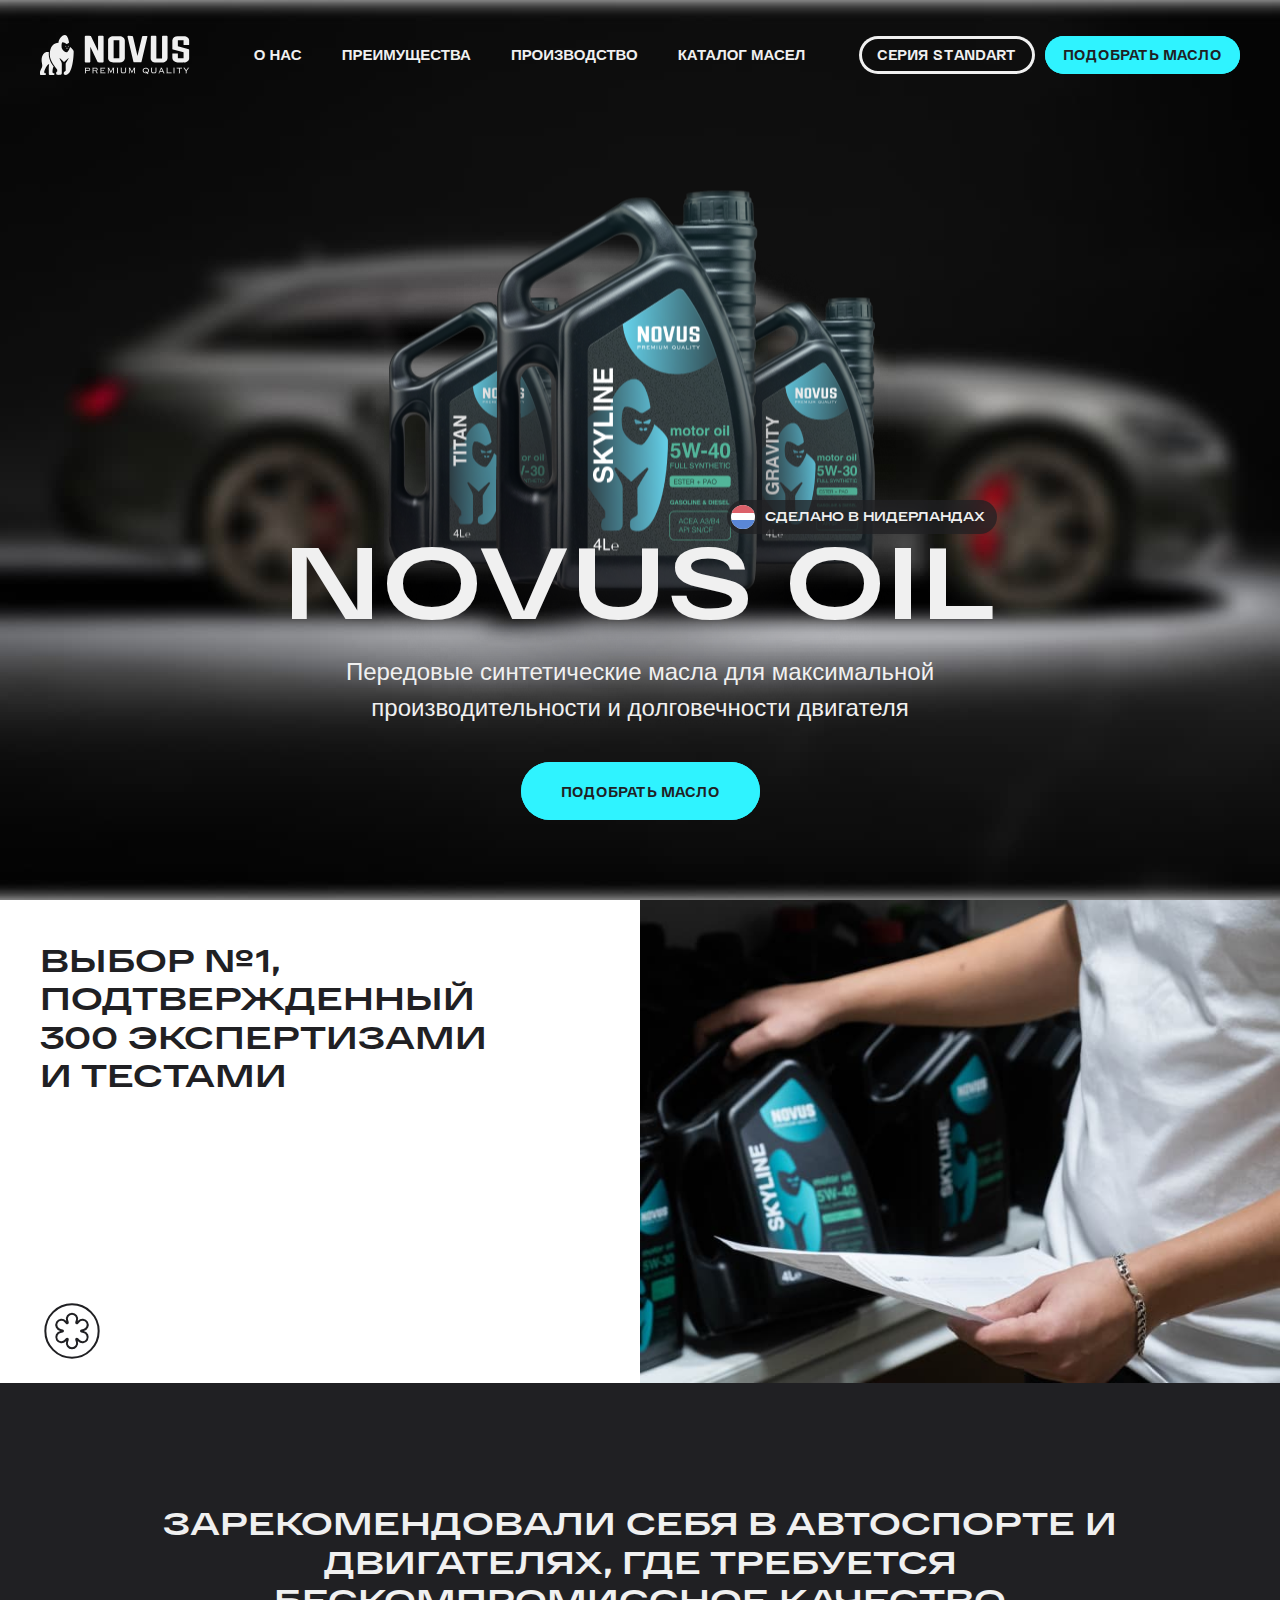
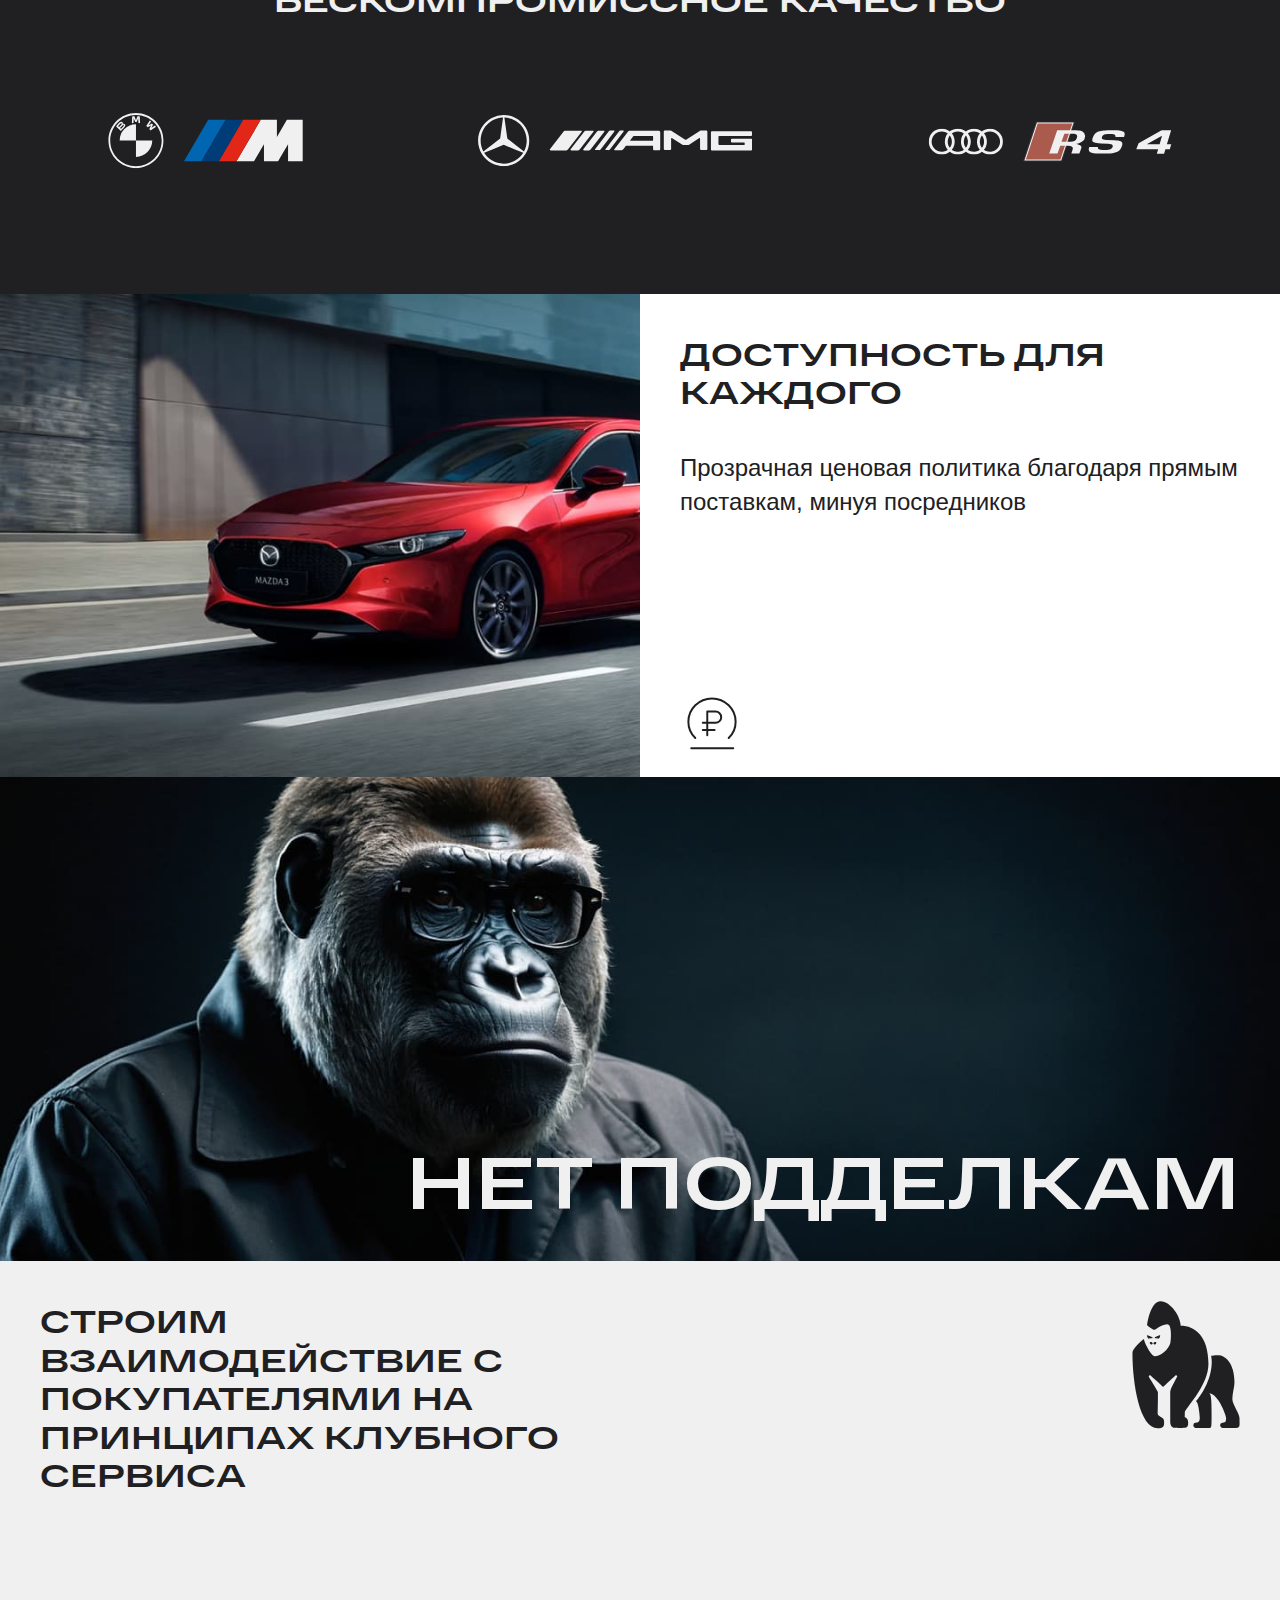
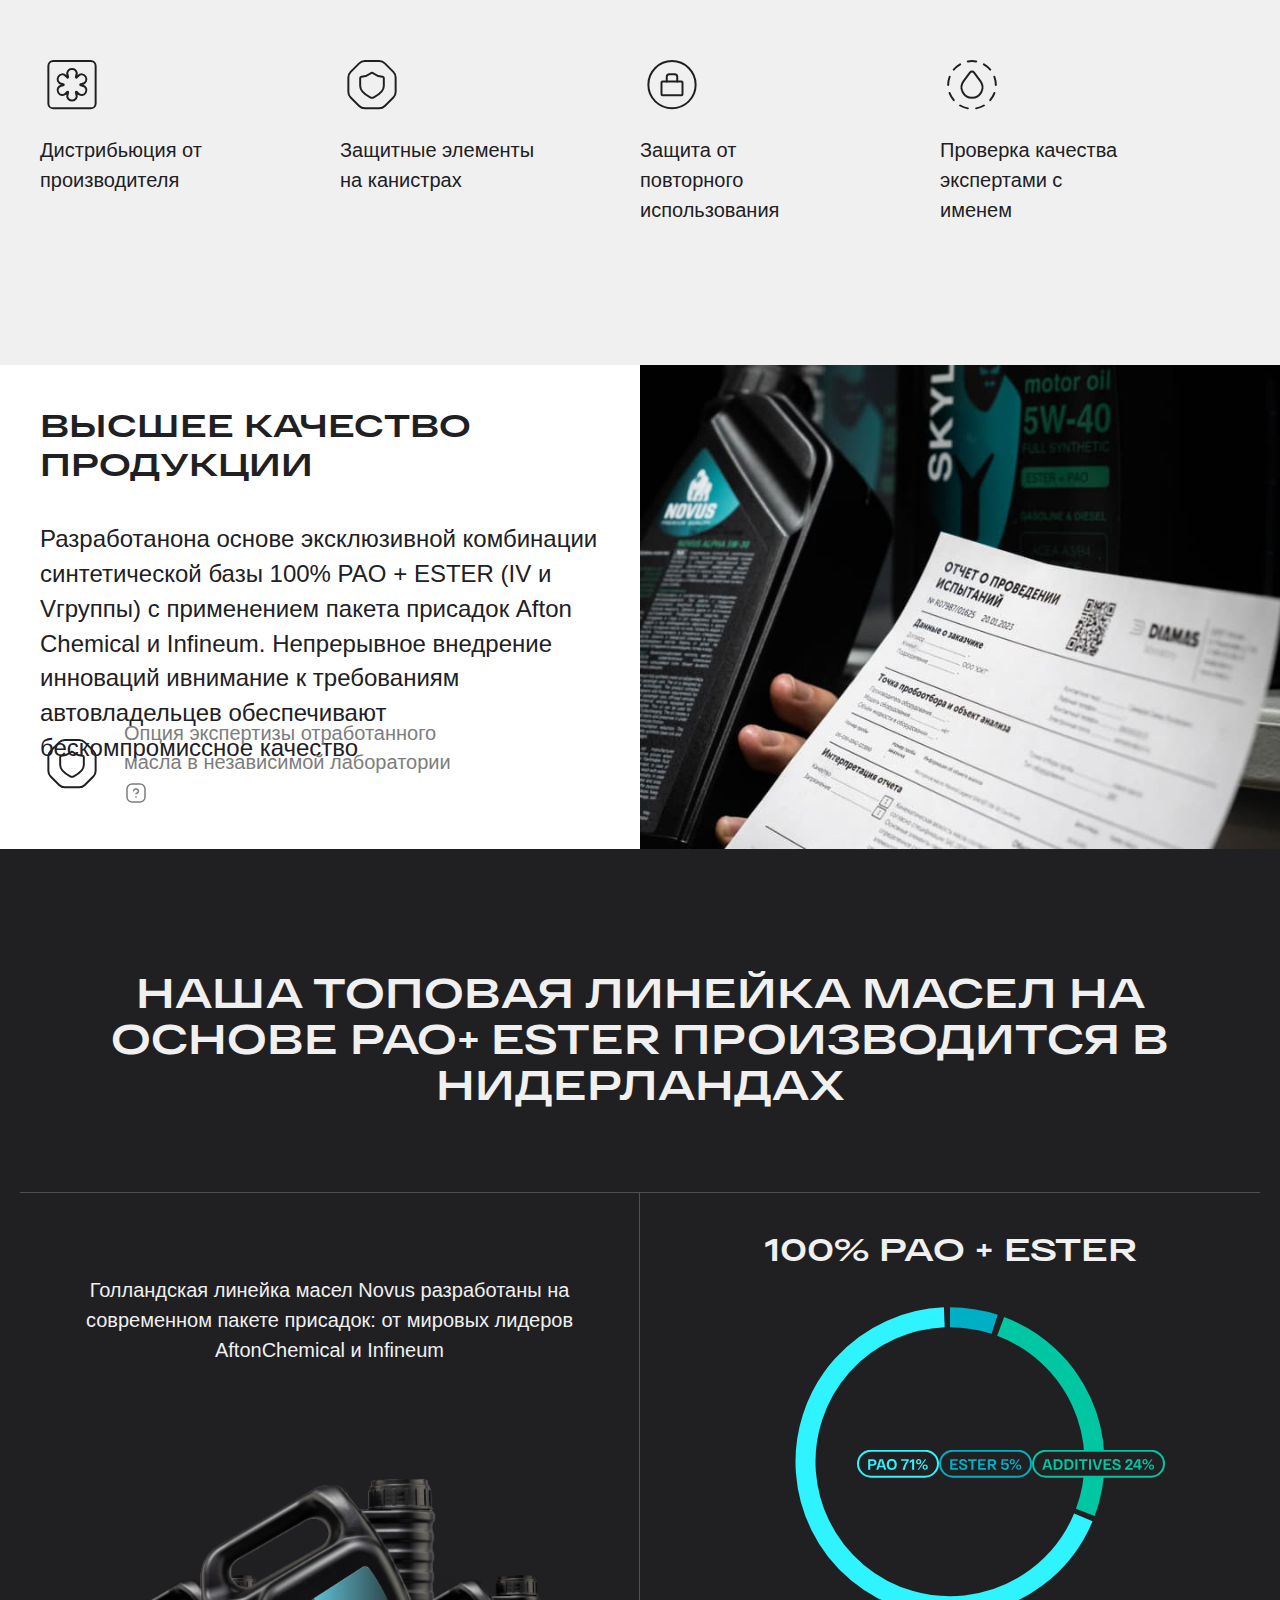
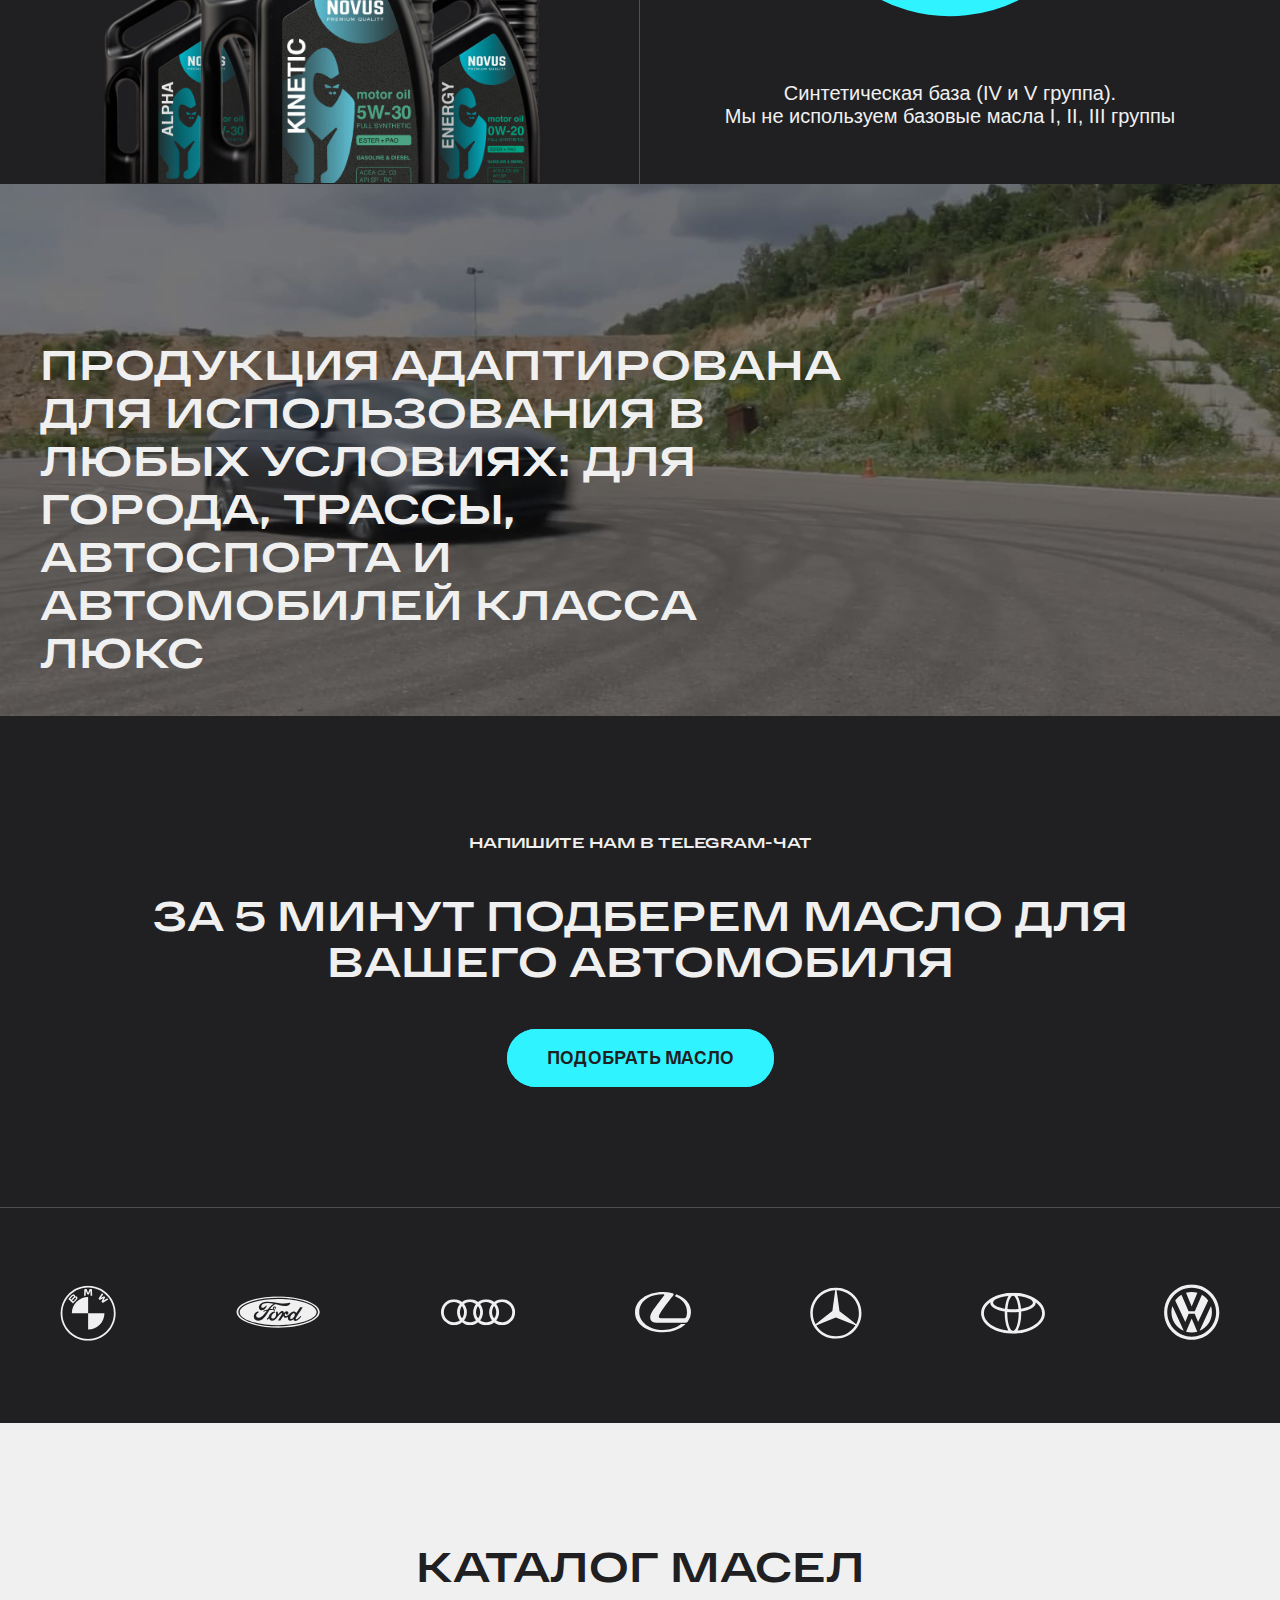
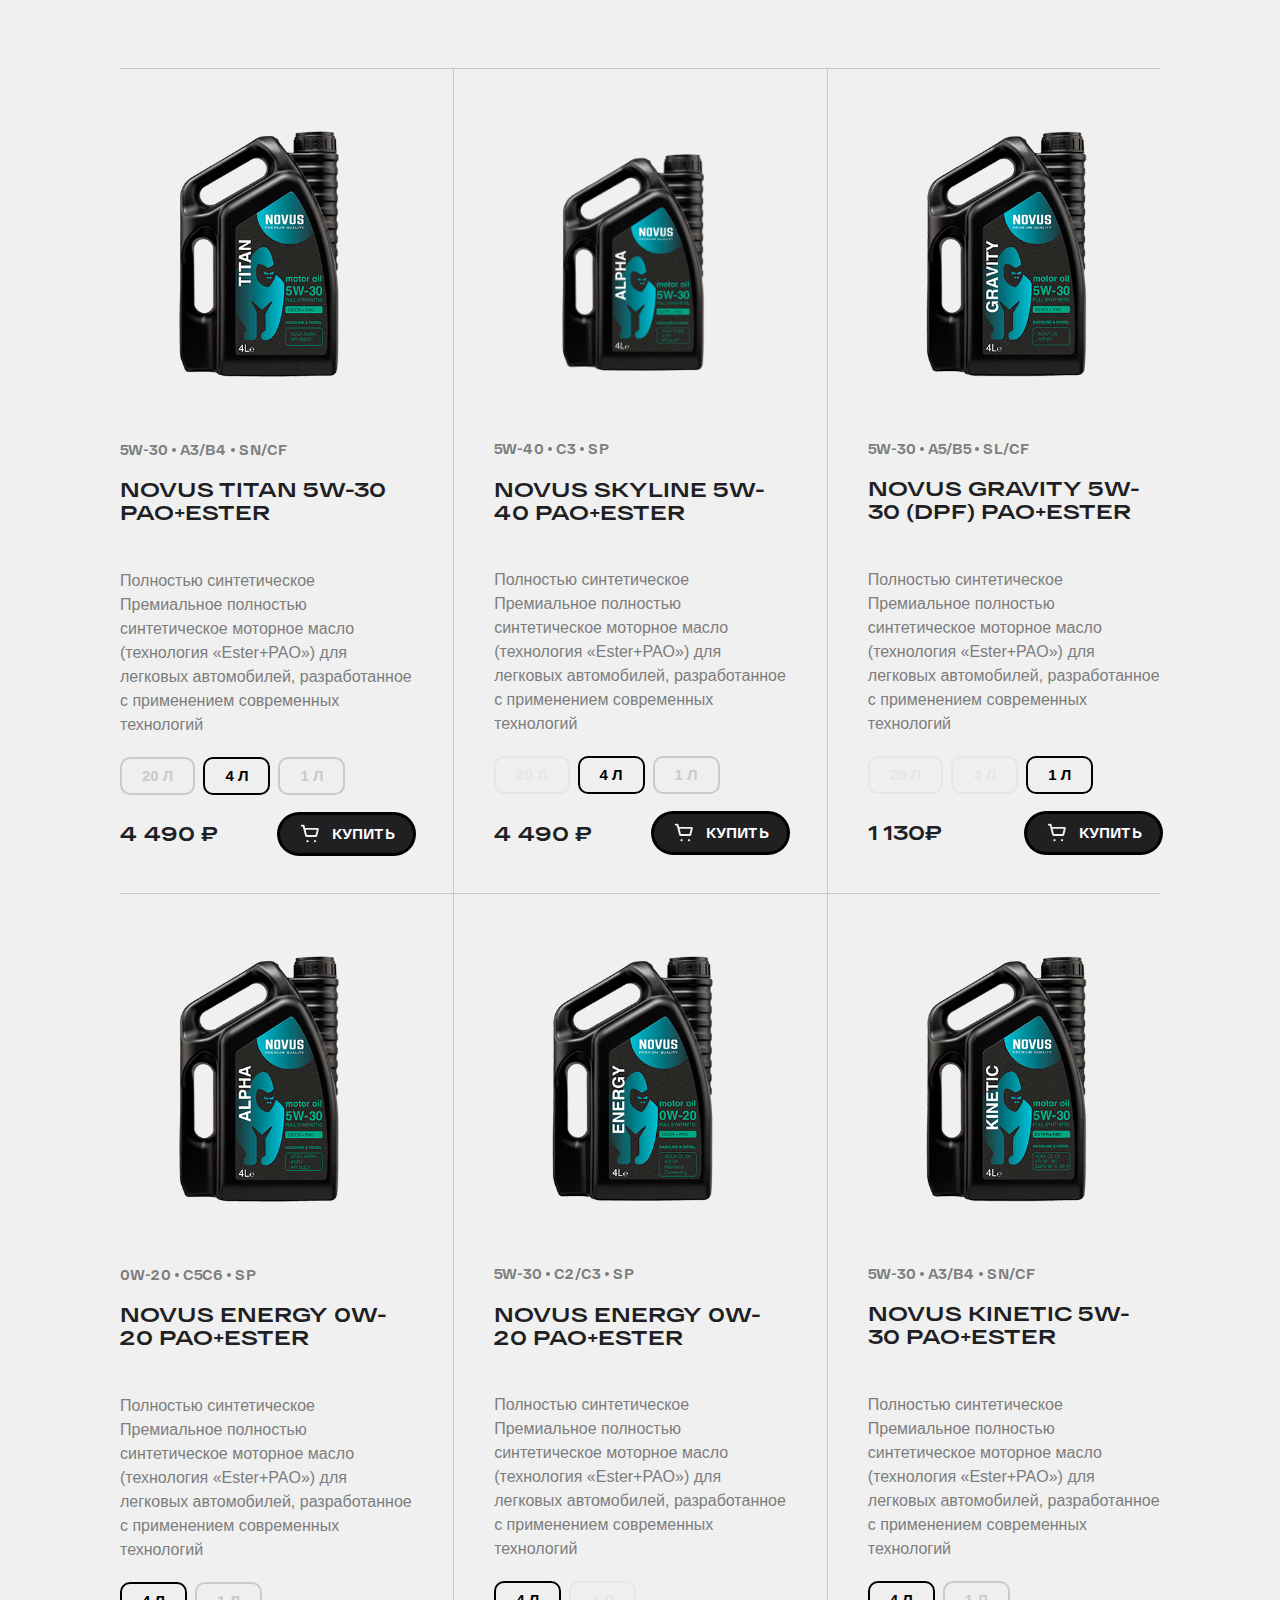
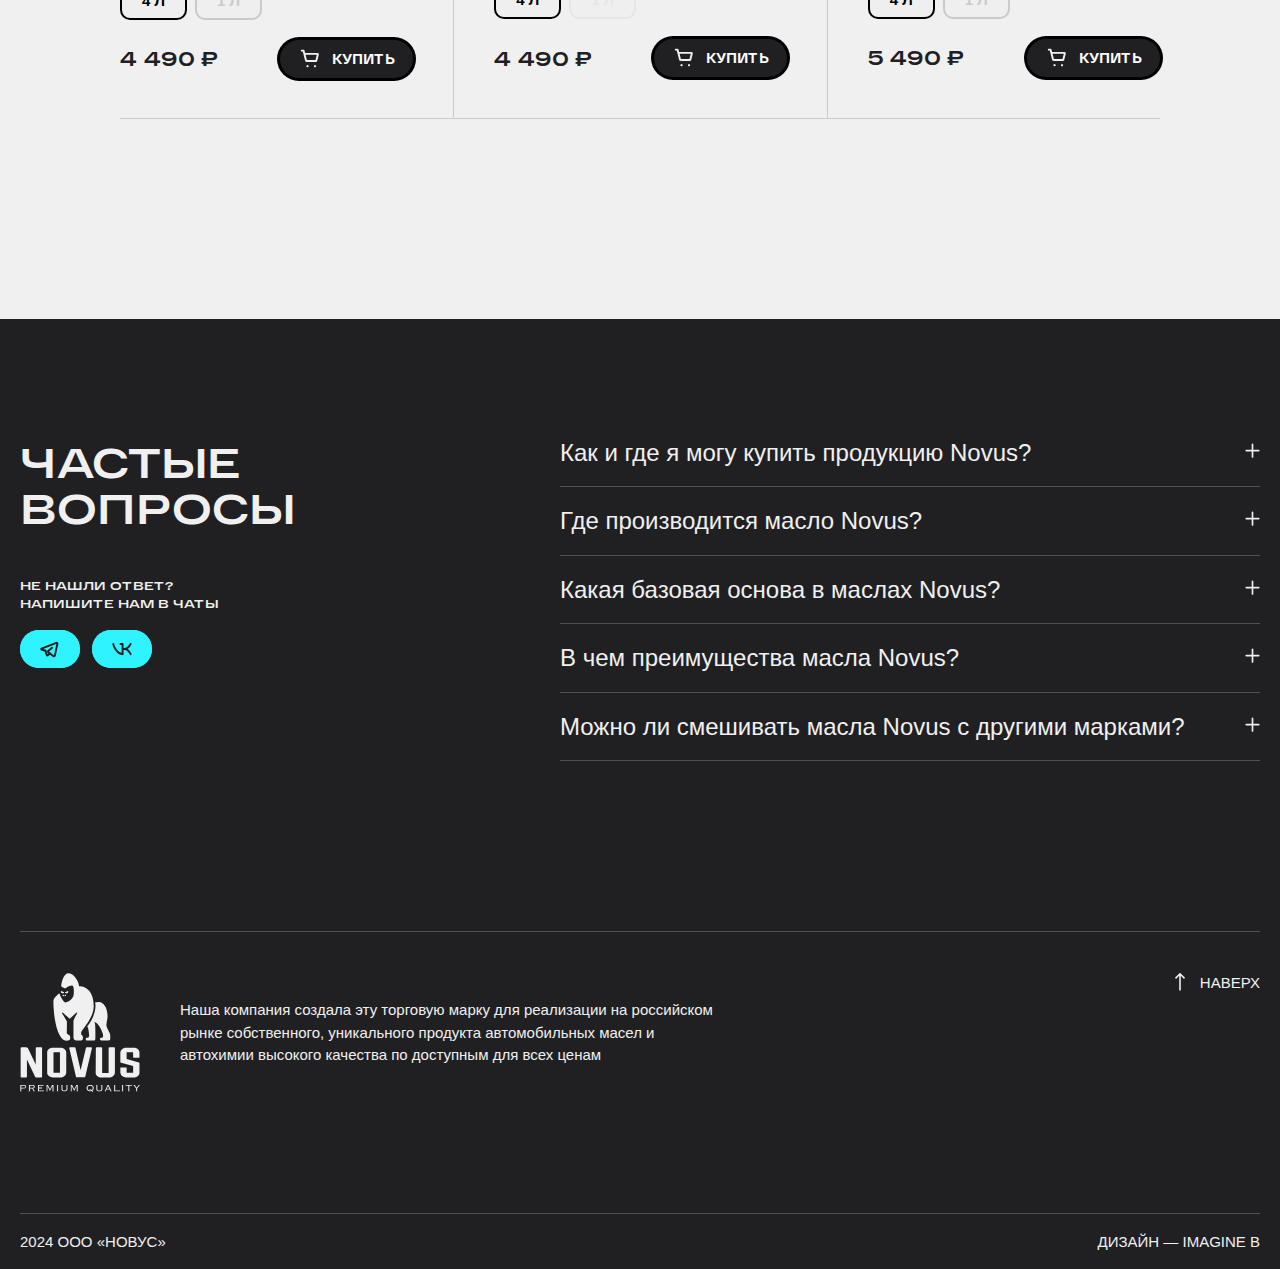
<file: index.html>
<!DOCTYPE html>
<html> 
  <head>
    <meta name="viewport" content="width=device-width, initial-scale=1.0">
    <title>Novus</title>
    <link href="static/css/main.css" rel="stylesheet">
    <link rel="apple-touch-icon" sizes="180x180" href="static/favicon/apple-touch-icon.png">
    <link rel="icon" type="image/png" sizes="32x32" href="static/favicon/favicon-32x32.png">
    <link rel="icon" type="image/png" sizes="16x16" href="static/favicon/favicon-16x16.png">
    <link rel="manifest" href="static/favicon/site.webmanifest">
  </head>
  <body><?xml version="1.0" encoding="utf-8"?><svg xmlns="http://www.w3.org/2000/svg" xmlns:xlink="http://www.w3.org/1999/xlink"><symbol fill="none" viewBox="0 0 24 25" id="icon-arrow-up" xmlns="http://www.w3.org/2000/svg"><g clip-path="url(#aa)"><path d="M7.05 8.676L5.636 7.262 12 .9l6.364 6.363-1.414 1.414L13 4.727v18.485h-2V4.727l-3.95 3.95z" fill="#F0F0F0"/></g><defs><clipPath id="aa"><path fill="#fff" transform="matrix(0 1 1 0 0 .21)" d="M0 0h24v24H0z"/></clipPath></defs></symbol><symbol fill="none" viewBox="0 0 25 25" id="icon-cart" xmlns="http://www.w3.org/2000/svg"><path d="M3.933 3.812H5.8l2.571 10.17c.093.37.43.63.815.63h9.445a.424.424 0 00.412-.32l1.678-6.635a.417.417 0 00-.078-.36.427.427 0 00-.335-.162H6.678m3.495 12.817c0 .066-.107.12-.24.12-.132 0-.24-.054-.24-.12m8.16 0a.12.12 0 11-.24 0" stroke="#F0F0F0" stroke-width="2" stroke-linecap="round" stroke-linejoin="round"/></symbol><symbol fill="none" viewBox="0 0 20 20" id="icon-close" xmlns="http://www.w3.org/2000/svg"><path d="M1 1l18 18M1 19L19 1" stroke="#7D7D7D" stroke-width="2" stroke-linecap="round" stroke-linejoin="round"/></symbol><symbol fill="none" viewBox="0 0 24 24" id="icon-cross" xmlns="http://www.w3.org/2000/svg"><path d="M6 6l12 12M6 18L18 6" stroke="#F0F0F0" stroke-width="2" stroke-linecap="round" stroke-linejoin="round"/></symbol><symbol fill="none" viewBox="0 0 64 65" id="icon-drop" xmlns="http://www.w3.org/2000/svg"><path d="M36.197 8.598A24.447 24.447 0 0032 8.211c-1.435 0-2.832.15-4.197.387M54.715 24.14a24.086 24.086 0 011.48 8.266M50.528 16.86a24.287 24.287 0 00-6.44-5.39m-24.176 0a24.33 24.33 0 00-6.44 5.39M7.805 32.406c0-2.91.539-5.685 1.48-8.267m10.627 29.203a23.986 23.986 0 007.89 2.87M9.285 40.673a24.191 24.191 0 004.187 7.28m22.725 8.258a24.008 24.008 0 007.891-2.869m6.44-5.389a24.19 24.19 0 004.187-7.28" stroke="#202023" stroke-width="2" stroke-linecap="round" stroke-linejoin="round"/><path clip-rule="evenodd" d="M34.133 19.947l6.39 8.55c5.256 7.03.245 17.048-8.523 17.048v0c-8.768 0-13.779-10.019-8.525-17.048l6.392-8.55a2.662 2.662 0 014.266 0z" stroke="#202023" stroke-width="2" stroke-linecap="round" stroke-linejoin="round"/></symbol><symbol fill="none" viewBox="0 0 64 65" id="icon-flower" xmlns="http://www.w3.org/2000/svg"><path d="M27.392 22.15a4.512 4.512 0 014.28-5.939h.655a4.512 4.512 0 014.281 5.94m-9.216 20.121a4.513 4.513 0 004.28 5.94h.655a4.512 4.512 0 004.281-5.94M25.592 23.19a4.512 4.512 0 00-7.285.738l-.327.567a4.512 4.512 0 003.003 6.677m22.034 2.078a4.512 4.512 0 013.003 6.678l-.327.567a4.513 4.513 0 01-7.285.738M20.983 33.25a4.512 4.512 0 00-3.003 6.678l.327.567a4.513 4.513 0 007.285.738m17.425-10.061a4.512 4.512 0 003.003-6.677l-.327-.567a4.512 4.512 0 00-7.285-.738M20.983 33.25l2.17-.443a.608.608 0 000-1.19l-2.17-.445" stroke="#202023" stroke-width="2" stroke-linecap="round" stroke-linejoin="round"/><path d="M43.017 31.172l-2.17.444a.608.608 0 000 1.19l2.17.445m-15.625 9.021l.7-2.1a.607.607 0 00-1.031-.596l-1.47 1.657M36.608 22.15l-.7 2.102a.608.608 0 001.031.595l1.47-1.657m-.001 18.043l-1.469-1.657a.608.608 0 00-1.03.595l.7 2.101M25.592 23.19l1.469 1.657a.608.608 0 001.03-.595l-.7-2.101" stroke="#202023" stroke-width="2" stroke-linecap="round" stroke-linejoin="round"/><rect x="8" y="8.211" width="48" height="48" rx="5" stroke="#202023" stroke-width="2" stroke-linecap="round" stroke-linejoin="round"/></symbol><symbol fill="none" viewBox="0 0 108 129" id="icon-gorilla" xmlns="http://www.w3.org/2000/svg"><path d="M48.663 24.914c13.979 0 27.957 10.161 27.957 38.387 0 20.819-19.844 41.066-23.81 48.352 0 4.335-.06 4.079 0 5.449 4.147 0 4.84 10.658.467 10.658-7.796.376-7.283 0-10.435 0-3.151 0-4.735-2.635-4.735-5.901V92.625c-.09-4.2 2.353-7.361 6.922-16.333.528-1.054-.784-2.063-1.659-1.28-4.825 4.38-10.013 9.5-12.516 11.637-3.845-3.628-8.821-8.084-12.621-11.471-.89-.798-2.217.301-1.584 1.325 3.499 5.705 7.54 12.238 9.018 15.189.18 5.088-.181 18.997-.181 21.827 0 2.83 6.409 3.192 6.409 7.346 0 4.155.754 7.346-6.41 7.346C7.392 128.211.033 83.427.033 52.297c0-4.426 8.384-11.652 11.58-13.955.302 3.763 7.586 17.312 10.858 17.312 5.278 0 14.145-6.549 15.833-13.67.905-3.793 1.388-18.44-3.015-18.44-4.042 0-8.083 2.319-11.446 4.727a3.084 3.084 0 01-3.408.105c-2.744-1.67-5.624-3.176-5.624-4.2C14.81 22.928 18.203.212 28.38.212c10.179 0 20.297 15.686 20.297 24.718l-.015-.015z" fill="#202023"/><path d="M27.537 34.925l-4.886 2.062c5.097.482 3.982.482 3.982.482l.904-2.53v-.014zm-12.396 0l4.886 2.062c-5.097.482-3.981.482-3.981.482l-.905-2.529v-.015z" fill="#202023" stroke="#202023" stroke-linejoin="round"/><path d="M89.06 55.021c4.267 1.069 13.797 7.271 13.797 27.097 0 4.56-2.262 11.65-2.126 16.92.12 5.283 7.193 14.617 7.193 18.877 0 7.421.904 10.01-3.514 10.01H91.216c-3.59 0-3.68-5.178-.287-5.178 3.393 0 3.483-2.078 3.483-4.983s-8.323-25.2-17.552-24.883c2.473 0 2.91 5.69 2.91 21.315 0 15.626 0 13.729-3.77 13.729H63.56c-2.835 0-2.835-5.178 0-5.178s4.343-1.505 4.343-4.893c0-3.387-1.614-16.739-3.966-16.739 4.81-5.269 15.848-21.421 16.014-39.425 0-2.725-.377-4.983-.663-6.398 2.352-.467 6.243-1.174 9.786-.286l-.015.015zM17.582 41.729c.331-.557 1.191-.663 1.93-.241.739.422 1.086 1.234.754 1.791-.332.557-1.191.663-1.93.241-.74-.421-1.086-1.234-.754-1.791zm6.413 0c-.332-.557-1.191-.663-1.93-.241-.74.422-1.086 1.234-.754 1.791.332.557 1.191.663 1.93.241.739-.436 1.086-1.234.754-1.791z" fill="#202023"/></symbol><symbol fill="none" viewBox="0 0 64 65" id="icon-guard" xmlns="http://www.w3.org/2000/svg"><path clip-rule="evenodd" d="M18.99 53.868l-8.647-8.647A8 8 0 018 39.564V24.861a8 8 0 012.343-5.657l8.65-8.65a8 8 0 015.657-2.343h14.7a8 8 0 015.657 2.344l8.65 8.65A8 8 0 0156 24.86v14.703a8 8 0 01-2.342 5.656l-8.645 8.647a8 8 0 01-5.657 2.344H24.647a8 8 0 01-5.657-2.343v0z" stroke="#202023" stroke-width="2" stroke-linecap="round" stroke-linejoin="round"/><path clip-rule="evenodd" d="M44 25.524v8.075c0 5.607-6.834 9.786-10.193 11.507a3.941 3.941 0 01-3.61.002C26.839 43.388 20 39.2 20 33.598v-8.074a1.352 1.352 0 011.272-1.315 17.087 17.087 0 009.162-3.467 2.579 2.579 0 013.132 0 17.087 17.087 0 009.162 3.467A1.352 1.352 0 0144 25.524z" stroke="#202023" stroke-width="2" stroke-linecap="round" stroke-linejoin="round"/></symbol><symbol fill="none" viewBox="0 0 64 65" id="icon-lock" xmlns="http://www.w3.org/2000/svg"><rect x="21.333" y="28.878" width="21.333" height="14" rx="1" stroke="#202023" stroke-width="2" stroke-linecap="round" stroke-linejoin="round"/><path d="M26.667 28.878v-4.666a2.667 2.667 0 012.666-2.667h5.334a2.667 2.667 0 012.666 2.666v4.667" stroke="#202023" stroke-width="2" stroke-linecap="round" stroke-linejoin="round"/><circle cx="32" cy="32.211" r="24" stroke="#202023" stroke-width="2" stroke-linecap="round" stroke-linejoin="round"/></symbol><symbol fill="none" viewBox="0 0 64 64" id="icon-michelin" xmlns="http://www.w3.org/2000/svg"><path clip-rule="evenodd" d="M22.455 31.363l-2.042-.418a5.144 5.144 0 01-3.424-7.612v0a5.144 5.144 0 018.304-.84l1.383 1.559a.65.65 0 001.103-.637l-.66-1.977A5.144 5.144 0 0132 14.667v0a5.144 5.144 0 014.88 6.77l-.659 1.978a.65.65 0 001.103.637l1.383-1.56a5.144 5.144 0 018.304.841v0a5.144 5.144 0 01-3.424 7.612l-2.042.418a.65.65 0 000 1.274l2.042.417a5.144 5.144 0 013.424 7.612v0a5.144 5.144 0 01-8.304.842l-1.383-1.56a.65.65 0 00-1.103.637l.66 1.977A5.144 5.144 0 0132 49.333v0a5.144 5.144 0 01-4.88-6.77l.659-1.978a.65.65 0 00-1.103-.637l-1.384 1.561a5.143 5.143 0 01-8.302-.84l-.001-.002a5.144 5.144 0 013.424-7.612l2.042-.418a.65.65 0 000-1.274z" stroke="#202023" stroke-width="2" stroke-linecap="round" stroke-linejoin="round"/><circle cx="32" cy="32" r="26.667" stroke="#202023" stroke-width="2" stroke-linecap="round" stroke-linejoin="round"/></symbol><symbol fill="none" viewBox="0 0 24 24" id="icon-navi" xmlns="http://www.w3.org/2000/svg"><path clip-rule="evenodd" d="M21 17.25v0A3.75 3.75 0 0117.25 21v0a3.75 3.75 0 01-3.75-3.75v0a3.75 3.75 0 013.75-3.75v0A3.75 3.75 0 0121 17.25zm-10.5 0v0A3.75 3.75 0 016.75 21v0A3.75 3.75 0 013 17.25v0a3.75 3.75 0 013.75-3.75v0a3.75 3.75 0 013.75 3.75zM21 6.75v0a3.75 3.75 0 01-3.75 3.75v0a3.75 3.75 0 01-3.75-3.75v0A3.75 3.75 0 0117.25 3v0A3.75 3.75 0 0121 6.75zm-10.5 0v0a3.75 3.75 0 01-3.75 3.75v0A3.75 3.75 0 013 6.75v0A3.75 3.75 0 016.75 3v0a3.75 3.75 0 013.75 3.75z" stroke="#F0F0F0" stroke-width="2" stroke-linecap="round" stroke-linejoin="round"/></symbol><symbol fill="none" viewBox="0 0 64 65" id="icon-rouble" xmlns="http://www.w3.org/2000/svg"><path d="M48.947 45.777c9.405-9.24 9.405-24.064 0-33.304-9.406-9.24-24.491-9.24-33.894 0-9.402 9.24-9.405 24.064 0 33.304" stroke="#202023" stroke-width="2" stroke-linecap="round" stroke-linejoin="round"/><path clip-rule="evenodd" d="M10.933 56.212H53.6 10.933z" stroke="#202023" stroke-width="2" stroke-linecap="round" stroke-linejoin="round"/><path d="M34.667 37.545h-12m4.53 5.333v-24h8.472v0a5.664 5.664 0 015.664 5.664v0a5.664 5.664 0 01-5.664 5.664v0H22.667" stroke="#202023" stroke-width="2" stroke-linecap="round" stroke-linejoin="round"/></symbol><symbol fill="none" viewBox="0 0 24 25" id="icon-telegram" xmlns="http://www.w3.org/2000/svg"><path d="M11.795 17.117L9.73 19.126a.666.666 0 01-1.102-.284l-1.376-4.53" stroke="#202023" stroke-width="2" stroke-linecap="round" stroke-linejoin="round"/><path d="M14.104 11.138l-3.917 3.535a.843.843 0 00.066 1.305l5.378 3.973a.904.904 0 001.422-.54l2.641-12.447a.775.775 0 00-1.037-.884L3.142 12.064a.516.516 0 00.032.975L7.25 14.31" stroke="#202023" stroke-width="2" stroke-linecap="round" stroke-linejoin="round"/></symbol><symbol fill="none" viewBox="0 0 24 24" id="icon-tip" xmlns="http://www.w3.org/2000/svg"><path clip-rule="evenodd" d="M16.002 21.004H7.998a5.002 5.002 0 01-5.002-5.002V7.998a5.002 5.002 0 015.002-5.002h8.004a5.002 5.002 0 015.002 5.002v8.004a5.002 5.002 0 01-5.002 5.002z" stroke="#7D7D7D" stroke-width="1.5" stroke-linecap="round" stroke-linejoin="round"/><path d="M12 12.711l1.328-.737A2.087 2.087 0 0014.4 10.15a2.298 2.298 0 00-2.42-2.152 2.345 2.345 0 00-2.382 1.813m2.502 6.091a.1.1 0 11-.2 0 .1.1 0 01.2 0" stroke="#7D7D7D" stroke-width="1.5" stroke-linecap="round" stroke-linejoin="round"/></symbol><symbol fill="none" viewBox="0 0 24 25" id="icon-vk" xmlns="http://www.w3.org/2000/svg"><path d="M10.484 7.21h2.139v10.696h-.003c-2.202 0-4.623-1.338-6.339-3.802C3.704 10.492 3 7.762 3 7.213m18 10.693s-.778-1.64-2.357-3.445c-1.053-1.234-2.535-1.9-3.883-1.9 1.348 0 2.83-.67 3.883-1.902C20.222 8.853 21 7.213 21 7.213m-6.24 5.35h-2.14" stroke="#202023" stroke-width="2" stroke-linecap="round" stroke-linejoin="round"/></symbol></svg>
    <svg style="position:absolute;left:-9999px;top:-9999px">
      <filter id="cyan" color-interpolation-filters="sRGB">
        <feColorMatrix type="matrix" values="0 0 0 0 0.183594 0 0 0 0 0.949219 0 0 0 0 0.996094 0 0 0 1 0"></feColorMatrix>
      </filter>
    </svg>
    <div class="pagewrap">
      <header class="page__header section-00 section--dark" style="background-image:url(static/images/content/banner-top-bg.jpg)"> 
        <nav class="page__header__mobile">
          <div class="page__logo"><img src="static/images/common/logo.svg" alt=""></div>
          <button class="btn btn--hollow btn--small page__navigation__toggle js-toggle-navigation" type="button"> 
            <svg class="icon icon-navi ">
              <use href="#icon-navi"></use>
            </svg>меню
          </button>
        </nav>
        <nav class="page__header__proper is-mobile-hidden">
          <div class="sjb">
            <div class="page__logo"><img src="static/images/common/logo.svg" alt=""></div>
            <ul class="page__navigation"> 
              <li> <a href="" data-section-link="s01">о нас</a></li>
              <li> <a href="" data-section-link="s02">преимущества</a></li>
              <li> <a href="" data-section-link="s03">производство</a></li>
              <li> <a href="" data-section-link="s04">каталог масел</a></li>
            </ul>
            <ul class="page__header__buttons"> <a class="btn btn--hollow btn--small" href="">серия standart</a><a class="btn btn--cyan btn--small" href="">Подобрать масло</a></ul>
          </div>
        </nav>
        <div class="page__header__contents" data-section="s00"> <img src="static/images/content/banner-top-fg.png" alt="">
          <div class="page__header__contents__itself">
            <h1>novus oil<small class="sticker"> <span class="flag"> </span>Сделано в Нидерландах</small></h1>
            <p>Передовые синтетические масла для максимальной производительности и долговечности двигателя</p>
            <p><a class="btn btn--big btn--cyan" href="">подобрать масло</a></p>
          </div>
        </div>
      </header>
      <section class="section section-01 section--columned section--ltr">
        <div class="pp"> 
          <div class="section__content"> 
            <div class="h2">Выбор №1, подтвержденный 300 экспертизами и тестами</div>
            <div class="section__content__icon-placeholder">
              <svg class="icon icon-michelin ">
                <use href="#icon-michelin"></use>
              </svg>
            </div>
          </div>
          <div class="section__image"> <img src="static/images/content/article-img-01.jpg" alt=""></div>
        </div>
      </section>
      <section class="section-02 section--dark section--tac" data-section="s01"> 
        <div class="pp">
          <div class="section__content"> 
            <div class="h2">Зарекомендовали себя в автоспорте и двигателях, где требуется бескомпромиссное качество</div>
            <div class="logos-layout"> 
              <div class="logo-unit logo-unit--bmw"> <img src="static/images/content/logo-bmw.svg" alt=""></div>
              <div class="logo-unit logo-unit--mercedes"> <img src="static/images/content/logo-mercedes.svg" alt=""></div>
              <div class="logo-unit logo-unit--bmw"> <img src="static/images/content/logo-audi.svg" alt=""></div>
            </div>
          </div>
        </div>
      </section>
      <section class="section section-03 section--columned section--rtl"> 
        <div class="pp">
          <div class="section__content"> 
            <div class="h2">Доступность для каждого</div>
            <p>Прозрачная ценовая политика благодаря прямым поставкам, минуя посредников</p>
            <div class="section__content__icon-placeholder">
              <svg class="icon icon-rouble ">
                <use href="#icon-rouble"></use>
              </svg>
            </div>
          </div>
          <div class="section__image"> <img src="static/images/content/article-img-02.jpg" alt=""></div>
        </div>
      </section>
      <section class="section section-04 section--wide section--gorilla">
        <div class="section__content">
          <div class="pp">
            <div class="h1">нет подделкам </div>
          </div>
        </div>
        <div class="section__image"> <img src="static/images/content/gorilla-wide.jpg" alt=""></div>
      </section>
      <section class="section section-05 section--grey" data-section="s02"> 
        <div class="pp">
          <div class="section__content">
            <div class="row sjb"> 
              <div class="header__placeholder"> 
                <div class="h2">Строим взаимодействие с покупателями на принципах клубного сервиса</div>
              </div>
              <div class="logo__placeholder">
                <svg class="icon icon-gorilla ">
                  <use href="#icon-gorilla"></use>
                </svg>
              </div>
            </div>
            <div class="row columns"> 
              <div class="col-3 col-md-12">
                <div class="feature-unit"> 
                  <div class="icon-placeholder"> 
                    <svg class="icon icon-flower ">
                      <use href="#icon-flower"></use>
                    </svg>
                  </div>
                  <p>Дистрибьюция от производителя</p>
                </div>
              </div>
              <div class="col-3 col-md-12">
                <div class="feature-unit"> 
                  <div class="icon-placeholder"> 
                    <svg class="icon icon-guard ">
                      <use href="#icon-guard"></use>
                    </svg>
                  </div>
                  <p>Защитные элементы на канистрах</p>
                </div>
              </div>
              <div class="col-3 col-md-12">
                <div class="feature-unit"> 
                  <div class="icon-placeholder"> 
                    <svg class="icon icon-lock ">
                      <use href="#icon-lock"></use>
                    </svg>
                  </div>
                  <p>Защита от повторного использования</p>
                </div>
              </div>
              <div class="col-3 col-md-12">
                <div class="feature-unit"> 
                  <div class="icon-placeholder"> 
                    <svg class="icon icon-drop ">
                      <use href="#icon-drop"></use>
                    </svg>
                  </div>
                  <p>Проверка качества экспертами с именем</p>
                </div>
              </div>
            </div>
          </div>
        </div>
      </section>
      <section class="section section-06 section--columned section--ltr"> 
        <div class="pp">
          <div class="section__content"> 
            <div class="h2">Высшее качество продукции</div>
            <p>Разработанона основе эксклюзивной комбинации синтетической базы 100% PAO + ESTER (IV и Vгруппы) с применением пакета присадок Afton Chemical и Infineum. Непрерывное внедрение инноваций ивнимание к требованиям автовладельцев обеспечивают бескомпромиссное качество</p>
            <div class="section__content__icon-placeholder">
              <svg class="icon icon-guard ">
                <use href="#icon-guard"></use>
              </svg>
              <p>
                 Опция экспертизы отработанного масла в независимой лаборатории <a class="toggle-tip" href=""> 
                  <svg class="icon icon-tip ">
                    <use href="#icon-tip"></use>
                  </svg></a></p>
            </div>
          </div>
          <div class="section__image"> <img src="static/images/content/article-img-03.jpg" alt=""></div>
        </div>
      </section>
      <section class="section-07 section--dark section--tac" data-section="s03"> 
        <div class="pp">
          <div class="section__content"> 
            <div class="h1">Наша топовая линейка масел на основе PAO+ ESTER производится в Нидерландах</div>
            <div class="section__content__cols__wrap">
              <div class="section__content__cols row"> 
                <div class="cell col-6 cell--oil">
                  <div class="cell__content">
                    <div class="cell__content__inner"> 
                      <p>Голландская линейка масел Novus разработаны на современном пакете присадок: от мировых лидеров AftonChemical и Infineum </p>
                      <figure> <img src="static/images/content/bottles.png" alt=""></figure>
                    </div>
                  </div>
                </div>
                <div class="cell col-6 cell--graph">
                  <div class="cell__content">
                    <div class="cell__content__inner">
                      <div class="h2">100% PAO + ESTER</div>
                      <figure><img src="static/images/content/stats-figure.svg" alt=""><img src="static/images/content/stats-figure-text.svg" alt=""></figure>
                      <p>
                         Cинтетическая база (IV и V группа). <br>Мы не используем базовые масла I, II, III группы</p>
                    </div>
                  </div>
                </div>
              </div>
            </div>
          </div>
        </div>
      </section>
      <section class="section-08 section--video-placeholder"> 
        <figure> 
          <video src="static/video/v.mp4" poster="static/images/content/video-dummy.jpg" autoplay loop muted playsinline></video>
        </figure>
        <div class="pp">
          <div class="h2">Продукция адаптирована для использования в любых условиях: для города, трассы,  автоспорта и автомобилей класса Люкс</div>
        </div>
      </section>
      <section class="section-09 section--dark section--tac"> 
        <div class="pp">
          <div class="section__content"> 
            <div class="h1"><small>Напишите нам в Telegram-чат </small>За 5 минут подберем масло для вашего автомобиля</div><a class="btn btn--cyan" href="">подобрать масло</a>
            <div class="logos-layout"> 
              <div class="logo-unit logo-unit--eq"> <img src="static/images/content/vendor-bmw.svg" alt=""></div>
              <div class="logo-unit logo-unit--eq"> <img src="static/images/content/vendor-ford.svg" alt=""></div>
              <div class="logo-unit logo-unit--eq"> <img src="static/images/content/vendor-audio.svg" alt=""></div>
              <div class="logo-unit logo-unit--eq"> <img src="static/images/content/vendor-lexus.svg" alt=""></div>
              <div class="logo-unit logo-unit--eq"> <img src="static/images/content/vendor-mercedez.svg" alt=""></div>
              <div class="logo-unit logo-unit--eq"> <img src="static/images/content/vendor-toyota.svg" alt=""></div>
              <div class="logo-unit logo-unit--eq"> <img src="static/images/content/vendor-vw.svg" alt=""></div>
            </div>
          </div>
        </div>
      </section>
      <section class="section-10 section--catalog" data-section="s04">
        <div class="pp">
          <div class="w">
            <div class="section__content"> 
              <div class="h1 stc">каталог масел</div>
              <div class="catalog">
                <div class="catalog__container"> 
                  <div class="catalog__unit" data-name="NOVUS TITAN 5W-30 PAO+Ester" data-link-novus="https://novusoil.ru/motornye-masla-pao-ester/novus-titan-5w-30-pao-ester/" data-link-ozon="https://www.ozon.ru/product/novus-maslo-motornoe-5w-30-sinteticheskoe-4-l-964412293/" data-link-wildberries="https://www.wildberries.ru/catalog/17550206/detail.aspx" data-link-tools="https://www.vseinstrumenti.ru/product/motornoe-maslo-novus-novus-titan-5w-30-pao-ester-a3-b4-4-l-tit201804-7849448/"> 
                    <figure> <img src="static/images/content/items/01_4l.png" alt=""></figure>
                    <div class="catalog__unit__brief"> <span>5w-30</span><span>a3/b4</span><span>SN/CF</span></div>
                    <div class="catalog__unit__title"> 
                      <div class="h3">NOVUS TITAN 5W-30 PAO+Ester</div>
                    </div>
                    <div class="catalog__unit__description"> 
                      <p>Полностью синтетическое Премиальное полностью синтетическое моторное масло (технология «Ester+PAO») для легковых автомобилей, разработанное с применением современных технологий</p>
                    </div>
                    <div class="catalog__unit__offers pills"> 
                      <button type="button" data-price="21990" data-image="static/images/content/items/01_20l.png" data-link-ozon="" data-link-wildberries="https://www.wildberries.ru/catalog/143273513/detail.aspx" data-link-tools="">20 Л</button>
                      <button class="is-on" type="button" data-price="4490" data-image="static/images/content/items/01_4l.png" data-link-ozon="https://www.ozon.ru/product/novus-maslo-motornoe-5w-30-sinteticheskoe-4-l-964412293/" data-link-wildberries="https://www.wildberries.ru/catalog/17550206/detail.aspx" data-link-tools="https://www.vseinstrumenti.ru/product/motornoe-maslo-novus-novus-titan-5w-30-pao-ester-a3-b4-4-l-tit201804-7849448/">4 Л</button>
                      <button type="button" data-price="1190" data-image="static/images/content/items/01_1l.png" data-link-ozon="https://www.ozon.ru/product/novus-maslo-motornoe-5w-30-sinteticheskoe-1-l-964394295/" data-link-wildberries="https://www.wildberries.ru/catalog/104522543/detail.aspx" data-link-tools="https://www.vseinstrumenti.ru/product/motornoe-maslo-novus-novus-titan-5w-30-pao-ester-a3-b4-1-l-tit201801-7849544/">1 Л</button>
                    </div>
                    <div class="catalog__unit__footer"> 
                      <div class="price"> <span>4 490 </span>₽</div><a class="btn btn--small btn--black js-buy-btn" href=""> 
                        <svg class="icon icon-cart ">
                          <use href="#icon-cart"></use>
                        </svg>купить</a>
                    </div>
                  </div>
                  <div class="catalog__unit" data-name="NOVUS SKYLINE 5W-40 PAO+Ester" data-link-novus="https://novusoil.ru/motornye-masla-pao-ester/novus-skyline-5w-40-pao-ester/" data-link-ozon="https://www.ozon.ru/product/novus-maslo-motornoe-5w-40-sinteticheskoe-4-l-963134726/" data-link-wildberries="https://www.wildberries.ru/catalog/141296139/detail.aspx" data-link-tools="https://www.vseinstrumenti.ru/product/motornoe-maslo-novus-novus-skyline-5w-40-pao-ester-a3-b4-4-l-sky201804-7849514/"> 
                    <figure> <img src="static/images/content/5w-30-alpha.png" alt=""></figure>
                    <div class="catalog__unit__brief"> <span>5w-40</span><span>c3</span><span>sp</span></div>
                    <div class="catalog__unit__title"> 
                      <div class="h3">NOVUS SKYLINE 5W-40 PAO+Ester</div>
                    </div>
                    <div class="catalog__unit__description"> 
                      <p>Полностью синтетическое Премиальное полностью синтетическое моторное масло (технология «Ester+PAO») для легковых автомобилей, разработанное с применением современных технологий</p>
                    </div>
                    <div class="catalog__unit__offers pills"> 
                      <button class="is-disabled" type="button" data-price="16990" data-image="static/images/content/items/02_20l.png">20 Л</button>
                      <button class="is-on" type="button" data-price="4490" data-image="static/images/content/items/02_4l.png" data-link-ozon="https://www.ozon.ru/product/novus-maslo-motornoe-5w-40-sinteticheskoe-4-l-963134726/" data-link-wildberries="https://www.wildberries.ru/catalog/141296139/detail.aspx" data-link-tools="https://www.vseinstrumenti.ru/product/motornoe-maslo-novus-novus-skyline-5w-40-pao-ester-a3-b4-4-l-sky201804-7849514/">4 Л</button>
                      <button type="button" data-price="1190" data-image="static/images/content/items/02_1l.png" data-link-ozon="https://www.ozon.ru/product/novus-maslo-motornoe-5w-40-sinteticheskoe-1-l-963137242/" data-link-wildberries="https://www.wildberries.ru/catalog/104529201/detail.aspx" data-link-tools="https://www.vseinstrumenti.ru/product/motornoe-maslo-novus-novus-skyline-5w-40-pao-ester-a3-b4-1-l-sky201801-7849472/">1 Л</button>
                    </div>
                    <div class="catalog__unit__footer"> 
                      <div class="price"> <span>4 490 </span>₽</div><a class="btn btn--small btn--black js-buy-btn" href=""> 
                        <svg class="icon icon-cart ">
                          <use href="#icon-cart"></use>
                        </svg>купить</a>
                    </div>
                  </div>
                  <div class="catalog__unit" data-name="NOVUS GRAVITY 5W-30 (DPF) PAO+Ester" data-link-novus="https://novusoil.ru/motornye-masla-pao-ester/novus-gravity-5w-30-dpf-pao-ester/" data-link-ozon="" data-link-wildberries="" data-link-tools="https://www.vseinstrumenti.ru/product/motornoe-maslo-novus-novus-gravity-5w-30-pao-ester-c3-dpf-1-l-gra201801-7849436/"> 
                    <figure> <img src="static/images/content/items/03_4l.png" alt=""></figure>
                    <div class="catalog__unit__brief"> <span>5w-30</span><span>a5/b5</span><span>SL/CF</span></div>
                    <div class="catalog__unit__title"> 
                      <div class="h3">NOVUS GRAVITY 5W-30 (DPF) PAO+Ester</div>
                    </div>
                    <div class="catalog__unit__description"> 
                      <p>Полностью синтетическое Премиальное полностью синтетическое моторное масло (технология «Ester+PAO») для легковых автомобилей, разработанное с применением современных технологий</p>
                    </div>
                    <div class="catalog__unit__offers pills"> 
                      <button class="is-disabled" type="button" data-price="18900" data-image="static/images/content/items/03_20l.png">20 Л</button>
                      <button class="is-disabled" type="button" data-price="4990" data-image="static/images/content/items/03_4l.png">4 Л</button>
                      <button class="is-on" type="button" data-price="1130" data-image="static/images/content/items/03_1l.png">1 Л</button>
                    </div>
                    <div class="catalog__unit__footer"> 
                      <div class="price"> <span>1 130</span>₽</div><a class="btn btn--small btn--black js-buy-btn" href=""> 
                        <svg class="icon icon-cart ">
                          <use href="#icon-cart"></use>
                        </svg>купить</a>
                    </div>
                  </div>
                  <div class="catalog__unit" data-name="NOVUS ALPHA 5W-30 PAO+Ester" data-link-novus="https://novusoil.ru/motornye-masla-pao-ester/novus-alpha-5w-30-pao-ester/" data-link-ozon="" data-link-wildberries="" data-link-tools=""> 
                    <figure> <img src="static/images/content/items/04_4l.png" alt=""></figure>
                    <div class="catalog__unit__brief"> <span>0w-20</span><span>C5C6</span><span>SP</span></div>
                    <div class="catalog__unit__title"> 
                      <div class="h3">NOVUS ENERGY 0W-20 PAO+Ester</div>
                    </div>
                    <div class="catalog__unit__description"> 
                      <p>Полностью синтетическое Премиальное полностью синтетическое моторное масло (технология «Ester+PAO») для легковых автомобилей, разработанное с применением современных технологий</p>
                    </div>
                    <div class="catalog__unit__offers pills"> 
                      <button class="is-on" type="button" data-price="" data-image="static/images/content/items/04_4l.png">4 Л</button>
                      <button type="button" data-price="" data-image="static/images/content/items/04_1l.png">1 Л</button>
                    </div>
                    <div class="catalog__unit__footer"> 
                      <div class="price"> <span>4 490 </span>₽</div><a class="btn btn--small btn--black js-buy-btn" href=""> 
                        <svg class="icon icon-cart ">
                          <use href="#icon-cart"></use>
                        </svg>купить</a>
                    </div>
                  </div>
                  <div class="catalog__unit" data-name="NOVUS ENERGY 0W-20 PAO+Ester" data-link-novus="https://novusoil.ru/motornye-masla-pao-ester/novus-energy-0w-20-pao-ester/" data-link-ozon="" data-link-wildberries="" data-link-tools="https://www.vseinstrumenti.ru/product/novus-motornoe-maslo-sinteticheskoe-novus-energy-0w-20-4l-pao-ester-api-sp-acea-c5-c6-novus-ene202104-8837996/"> 
                    <figure> <img src="static/images/content/items/05_4l.png" alt=""></figure>
                    <div class="catalog__unit__brief"> <span>5w-30</span><span>C2/C3</span><span>SP</span></div>
                    <div class="catalog__unit__title"> 
                      <div class="h3">NOVUS ENERGY 0W-20 PAO+Ester</div>
                    </div>
                    <div class="catalog__unit__description"> 
                      <p>Полностью синтетическое Премиальное полностью синтетическое моторное масло (технология «Ester+PAO») для легковых автомобилей, разработанное с применением современных технологий</p>
                    </div>
                    <div class="catalog__unit__offers pills"> 
                      <button class="is-on" type="button" data-price="" data-image="static/images/content/items/05_4l.png">4 Л</button>
                      <button class="is-disabled" type="button" data-price="" data-image="static/images/content/items/05_1l.png">1 Л</button>
                    </div>
                    <div class="catalog__unit__footer"> 
                      <div class="price"> <span>4 490 </span>₽</div><a class="btn btn--small btn--black js-buy-btn" href=""> 
                        <svg class="icon icon-cart ">
                          <use href="#icon-cart"></use>
                        </svg>купить</a>
                    </div>
                  </div>
                  <div class="catalog__unit" data-name="NOVUS KINETIC 5W-30 PAO+Ester" data-link-novus="https://novusoil.ru/motornye-masla-pao-ester/novus-kinetic-5w-30-pao-ester/" data-link-ozon="https://www.ozon.ru/product/novus-maslo-motornoe-5w-30-sinteticheskoe-1-l-1072654585/" data-link-tools="https://www.vseinstrumenti.ru/product/novus-motornoe-maslo-sinteticheskoe-novus-kinetic-5w-30-4l-pao-ester-ilsac-gf-5-6-novus-kin202304-8839010/" data-link-wildberries=""> 
                    <figure> <img src="static/images/content/items/06_4l.png" alt=""></figure>
                    <div class="catalog__unit__brief"> <span>5w-30</span><span>a3/b4</span><span>SN/CF</span></div>
                    <div class="catalog__unit__title"> 
                      <div class="h3">NOVUS KINETIC 5W-30 PAO+Ester</div>
                    </div>
                    <div class="catalog__unit__description"> 
                      <p>Полностью синтетическое Премиальное полностью синтетическое моторное масло (технология «Ester+PAO») для легковых автомобилей, разработанное с применением современных технологий</p>
                    </div>
                    <div class="catalog__unit__offers pills"> 
                      <button class="is-on" type="button" data-price="5490" data-image="static/images/content/items/06_4l.png" data-link-tools="https://www.vseinstrumenti.ru/product/novus-motornoe-maslo-sinteticheskoe-novus-kinetic-5w-30-4l-pao-ester-ilsac-gf-5-6-novus-kin202304-8839010/">4 Л</button>
                      <button type="button" data-price="1460" data-image="static/images/content/items/06_1l.png" data-link-tools="https://www.vseinstrumenti.ru/product/novus-motornoe-maslo-sinteticheskoe-novus-kinetic-5w-30-1l-pao-ester-ilsac-gf-5-7-novus-kin202301-8838548/">1 Л</button>
                    </div>
                    <div class="catalog__unit__footer"> 
                      <div class="price"> <span>5 490 </span>₽</div><a class="btn btn--small btn--black js-buy-btn" href=""> 
                        <svg class="icon icon-cart ">
                          <use href="#icon-cart"></use>
                        </svg>купить</a>
                    </div>
                  </div>
                </div>
                <!--.catalog__more button.btn.btn--hollow.btn--small показать еще
                -->
              </div>
            </div>
          </div>
        </div>
      </section>
    </div>
    <div class="site-overlay"></div>
    <div class="dialog js-dialog-marketplaces"> 
      <div class="dialog__content"> 
        <div class="h2">где купить</div>
        <div class="h3 js-name-placeholder">NOVUS SKYLINE 5W-40 PAO+Ester </div>
        <div class="links-list js-links-placeholder"> <a class="btn btn--hollow-black btn--small js-is-novus" href="">Официальный магазин Novus</a><a class="btn btn--hollow-black btn--small js-is-wildberries" href="">wildberries</a><a class="btn btn--hollow-black btn--small js-is-ozon" href="">ozon</a><a class="btn btn--hollow-black btn--small js-is-tools" href="">всеинструменты.ру</a><a class="btn btn--hollow-black btn--small js-is-telegram" href="https://t.me/NOVUS_OIL">Заказать в Telegram</a></div>
      </div><a class="dialog__close" href=""> 
        <svg class="icon icon-close ">
          <use href="#icon-close"></use>
        </svg></a>
    </div>
    <footer class="page__footer section--dark">
      <div class="pp">
        <div class="level page__footer__01">
          <div class="faq sdf sjb">
            <div class="faq__header">
              <div class="h1">Частые вопросы</div><small>
                 не нашли ответ?<br>напишите нам в чаты</small>
              <div class="faq__contacts"><a class="btn btn--small btn--cyan" href="">
                  <svg class="icon icon-telegram ">
                    <use href="#icon-telegram"></use>
                  </svg></a><a class="btn btn--small btn--cyan" href="">
                  <svg class="icon icon-vk ">
                    <use href="#icon-vk"></use>
                  </svg></a></div>
            </div>
            <div class="faq__contents">
              <div class="faq__unit">
                <div class="faq__q"><span>Как и где я могу купить продукцию Novus?</span></div>
                <div class="faq__a">
                  <p>Жак Готье определил архозавров как вершинную группу: все потомки позднейшего общего предка птиц и крокодилов. Оказалось, что под это определение не попадают многие формы, традиционно относимые к архозаврам (такие, как Archosaurus rossicus и (или) Protorosaurus speneri). Для объединения их с архозаврами в узком смысле Готье ввёл имя Archosauriformes. Другие исследователи предпочитают использование имени Archosauria в широком смысле, а для обозначения вершинной группы (архозавров в узком смысле) использует имя Avesuchia. Оба варианта достаточно распространены, что создаёт путаницу.</p>
                </div>
              </div>
              <div class="faq__unit">
                <div class="faq__q"><span>Где производится масло Novus?</span></div>
                <div class="faq__a">
                  <p>Жак Готье определил архозавров как вершинную группу: все потомки позднейшего общего предка птиц и крокодилов. Оказалось, что под это определение не попадают многие формы, традиционно относимые к архозаврам (такие, как Archosaurus rossicus и (или) Protorosaurus speneri). Для объединения их с архозаврами в узком смысле Готье ввёл имя Archosauriformes. Другие исследователи предпочитают использование имени Archosauria в широком смысле, а для обозначения вершинной группы (архозавров в узком смысле) использует имя Avesuchia. Оба варианта достаточно распространены, что создаёт путаницу.</p>
                </div>
              </div>
              <div class="faq__unit">
                <div class="faq__q"><span>Какая базовая основа в маслах Novus?</span></div>
                <div class="faq__a">
                  <p>Жак Готье определил архозавров как вершинную группу: все потомки позднейшего общего предка птиц и крокодилов. Оказалось, что под это определение не попадают многие формы, традиционно относимые к архозаврам (такие, как Archosaurus rossicus и (или) Protorosaurus speneri). Для объединения их с архозаврами в узком смысле Готье ввёл имя Archosauriformes. Другие исследователи предпочитают использование имени Archosauria в широком смысле, а для обозначения вершинной группы (архозавров в узком смысле) использует имя Avesuchia. Оба варианта достаточно распространены, что создаёт путаницу.</p>
                </div>
              </div>
              <div class="faq__unit">
                <div class="faq__q"><span>В чем преимущества масла Novus?</span></div>
                <div class="faq__a">
                  <p>Жак Готье определил архозавров как вершинную группу: все потомки позднейшего общего предка птиц и крокодилов. Оказалось, что под это определение не попадают многие формы, традиционно относимые к архозаврам (такие, как Archosaurus rossicus и (или) Protorosaurus speneri). Для объединения их с архозаврами в узком смысле Готье ввёл имя Archosauriformes. Другие исследователи предпочитают использование имени Archosauria в широком смысле, а для обозначения вершинной группы (архозавров в узком смысле) использует имя Avesuchia. Оба варианта достаточно распространены, что создаёт путаницу.</p>
                </div>
              </div>
              <div class="faq__unit">
                <div class="faq__q"><span>Можно ли смешивать масла Novus с другими марками?</span></div>
                <div class="faq__a">
                  <p>Жак Готье определил архозавров как вершинную группу: все потомки позднейшего общего предка птиц и крокодилов. Оказалось, что под это определение не попадают многие формы, традиционно относимые к архозаврам (такие, как Archosaurus rossicus и (или) Protorosaurus speneri). Для объединения их с архозаврами в узком смысле Готье ввёл имя Archosauriformes. Другие исследователи предпочитают использование имени Archosauria в широком смысле, а для обозначения вершинной группы (архозавров в узком смысле) использует имя Avesuchia. Оба варианта достаточно распространены, что создаёт путаницу.</p>
                </div>
              </div>
            </div>
          </div>
        </div>
        <div class="level page__footer__02">
          <div class="sjb sdf">
            <div class="page__footer__logo"><img src="static/images/common/logo-vertical.svg"><small>Наша компания создала эту торговую марку для реализации на российском рынке собственного, уникального продукта автомобильных масел и автохимии высокого качества по доступным для всех ценам</small></div>
            <div class="js-go-top top-arrow" data-section-link="s00">
              <svg class="icon icon-arrow-up ">
                <use href="#icon-arrow-up"></use>
              </svg>наверх
            </div>
          </div>
        </div>
        <div class="level page__footer__03">
          <div class="sjb sdf"><small class="page__copyright">2024 ооо «НОВУС»</small><small class="page__credits">Дизайн — Imagine B</small></div>
        </div>
      </div>
    </footer>
    <script src="https://code.jquery.com/jquery-3.7.1.min.js"></script>
    <script src="static/js/main.js"></script>
  </body>
</html>
</file>
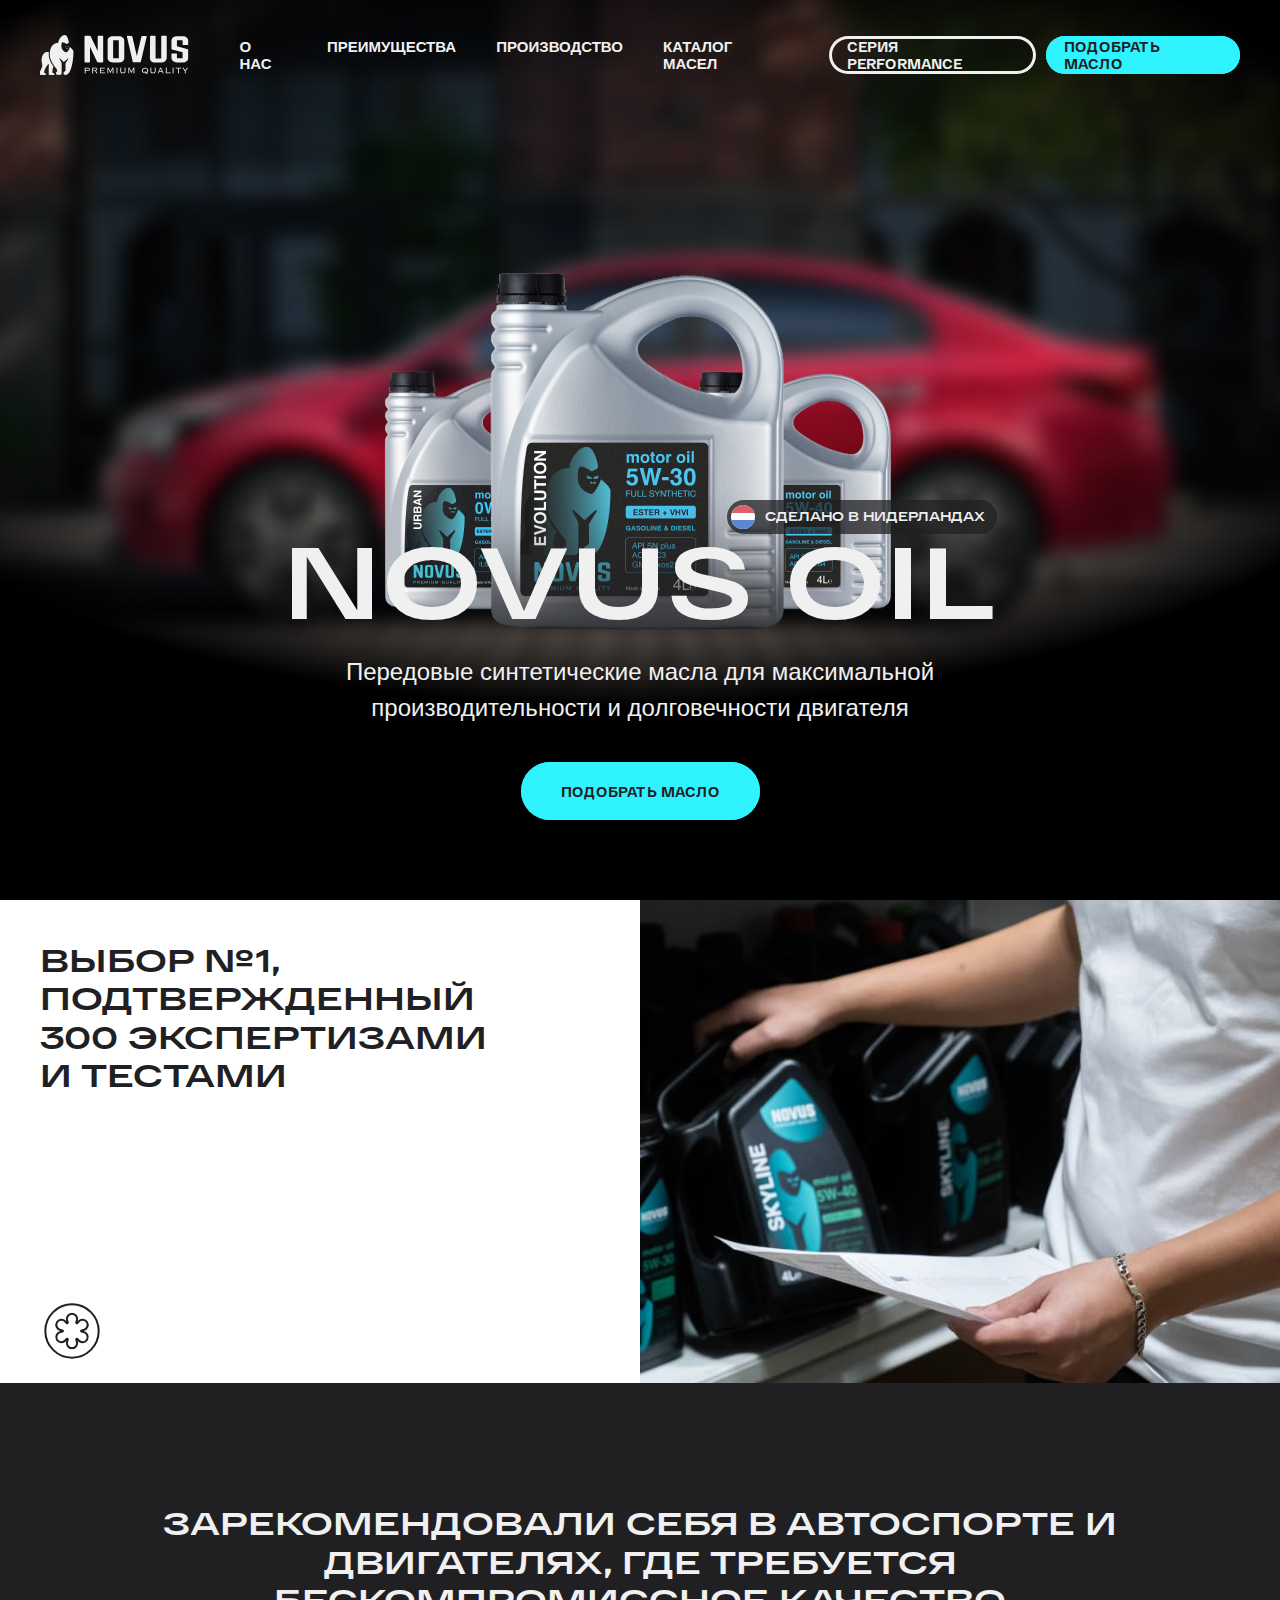
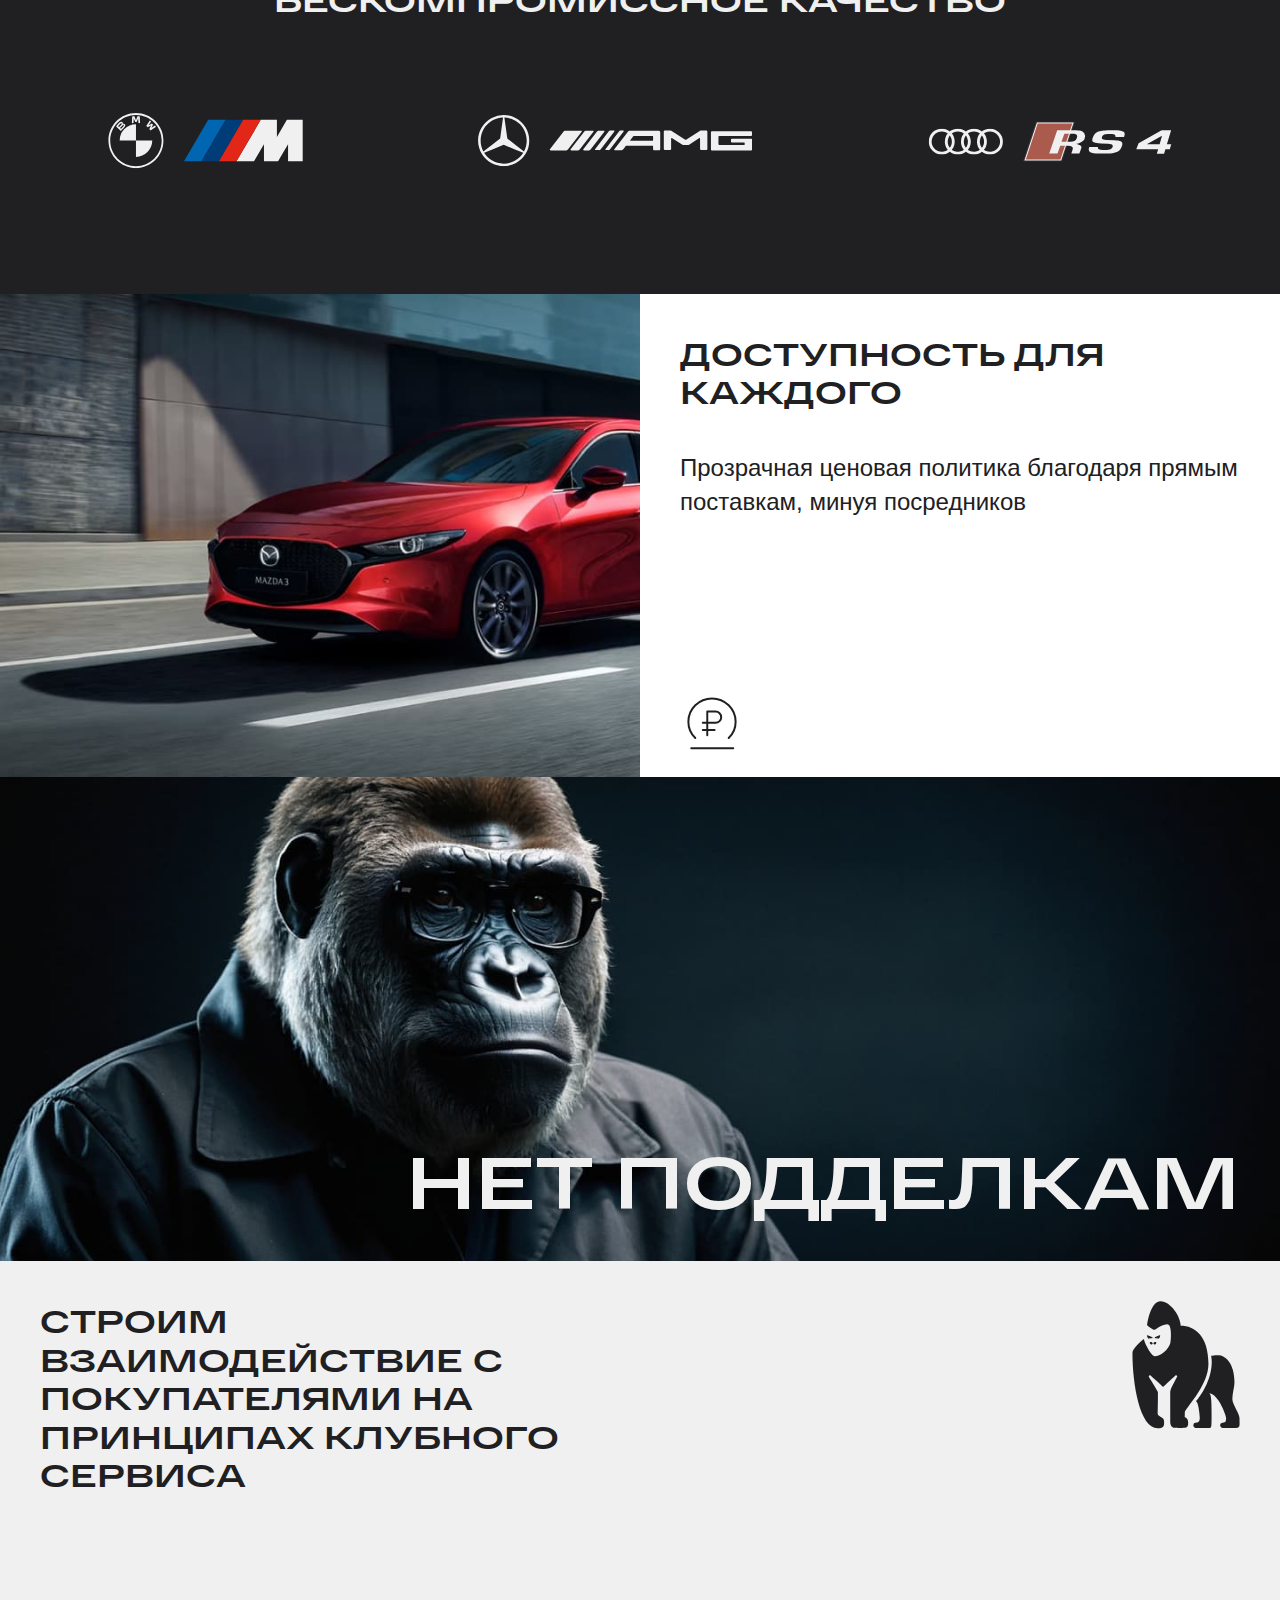
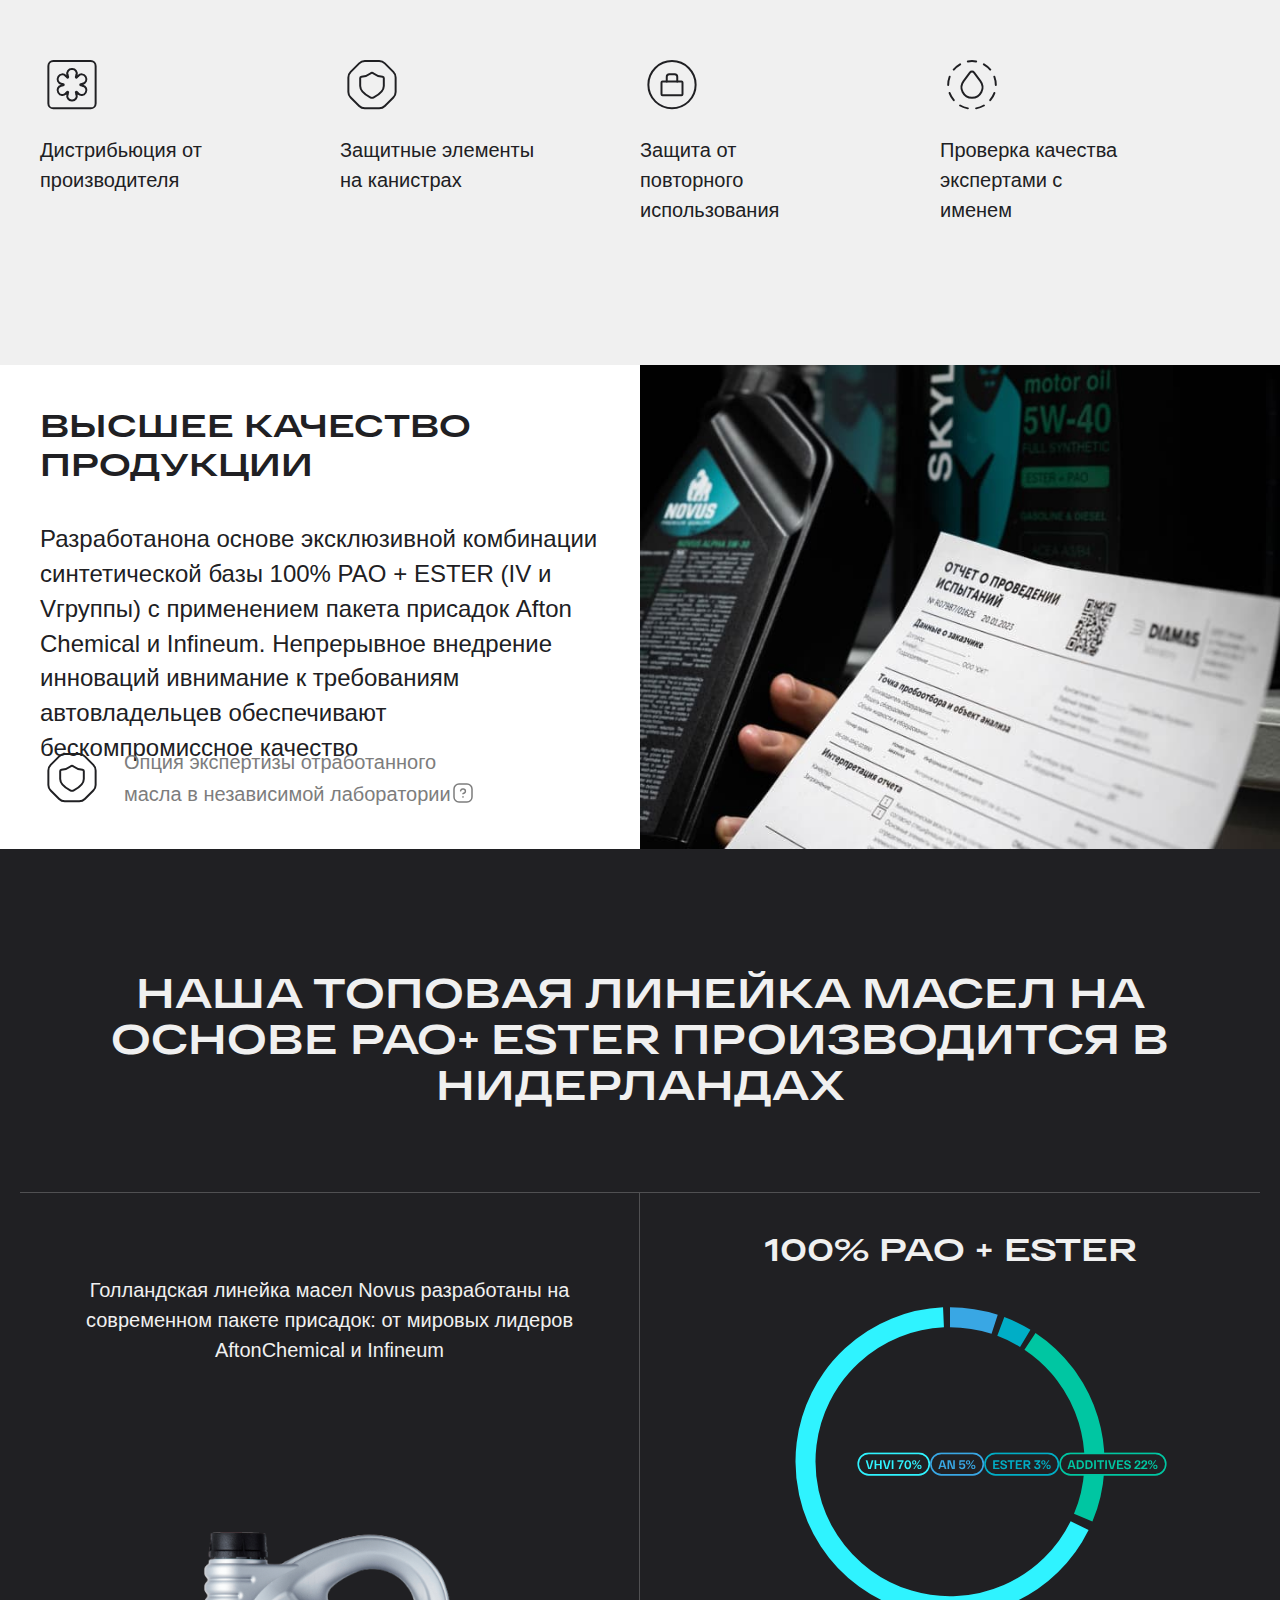
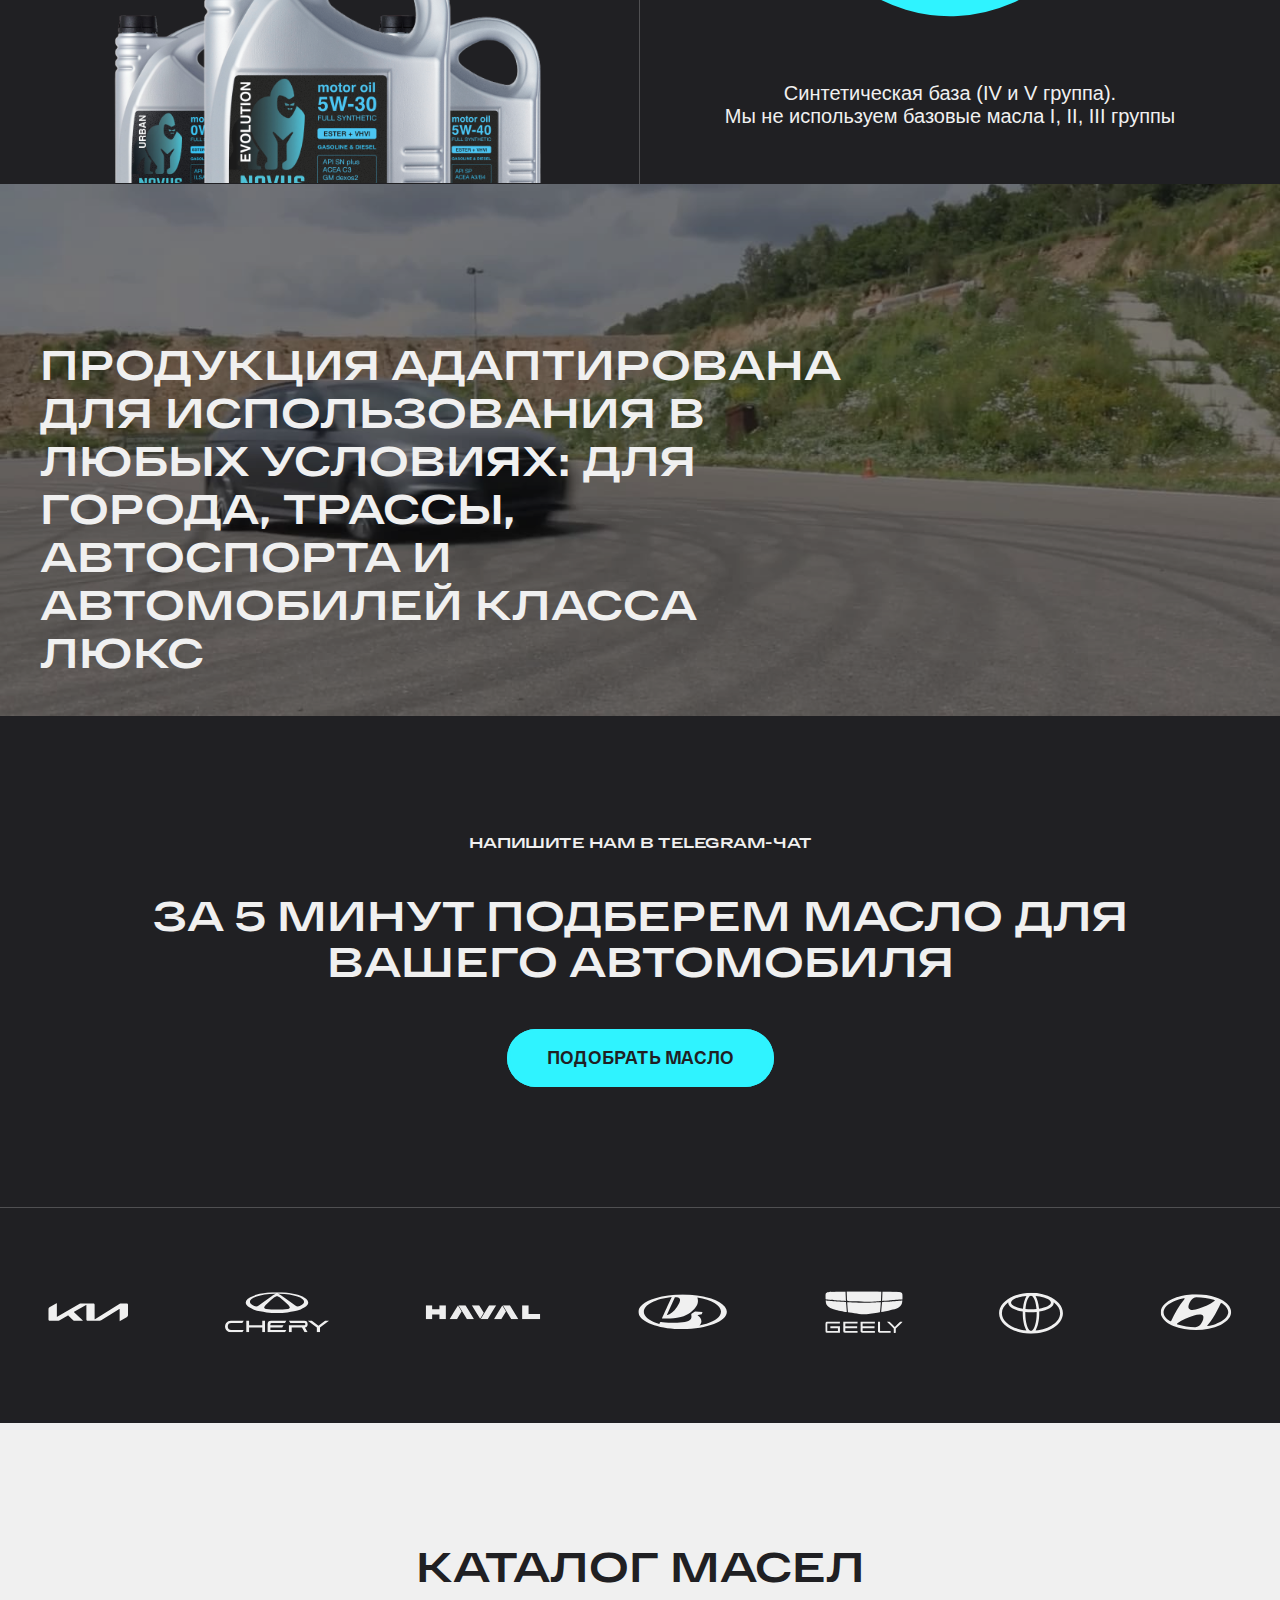
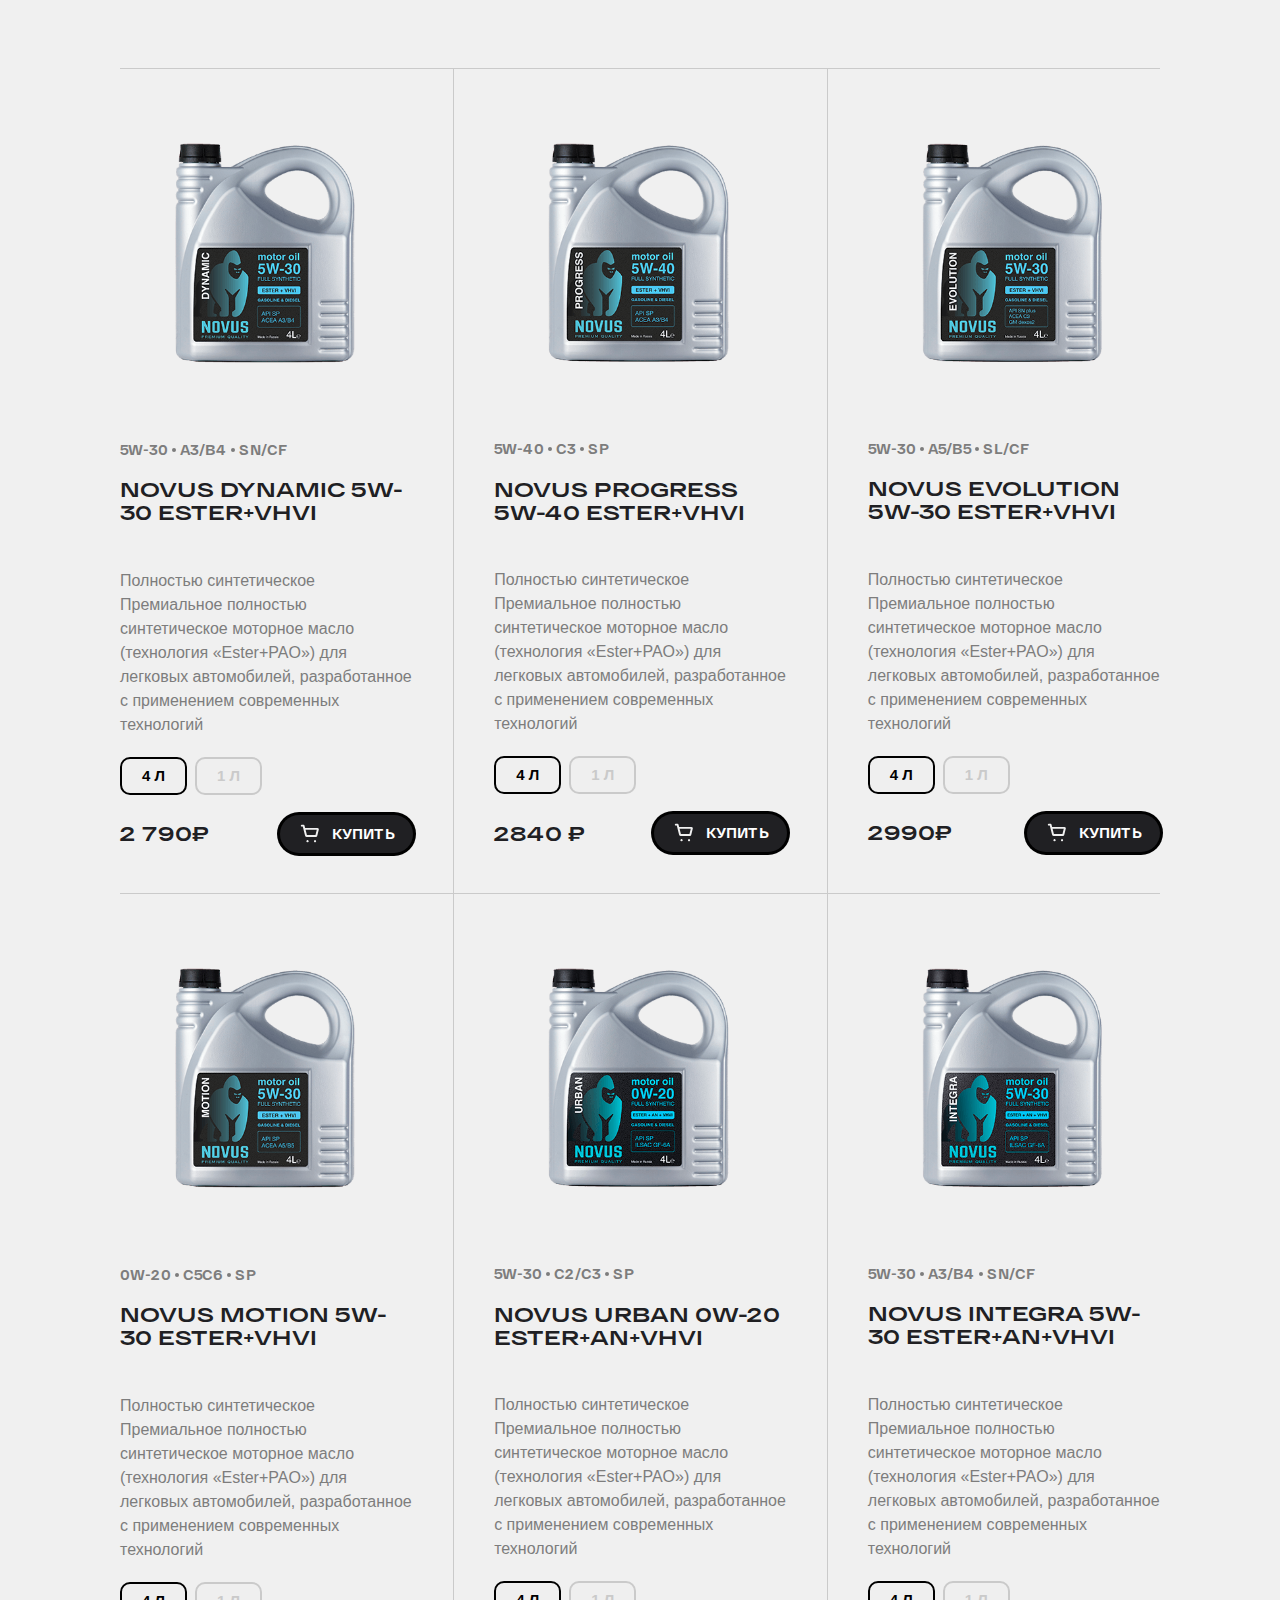
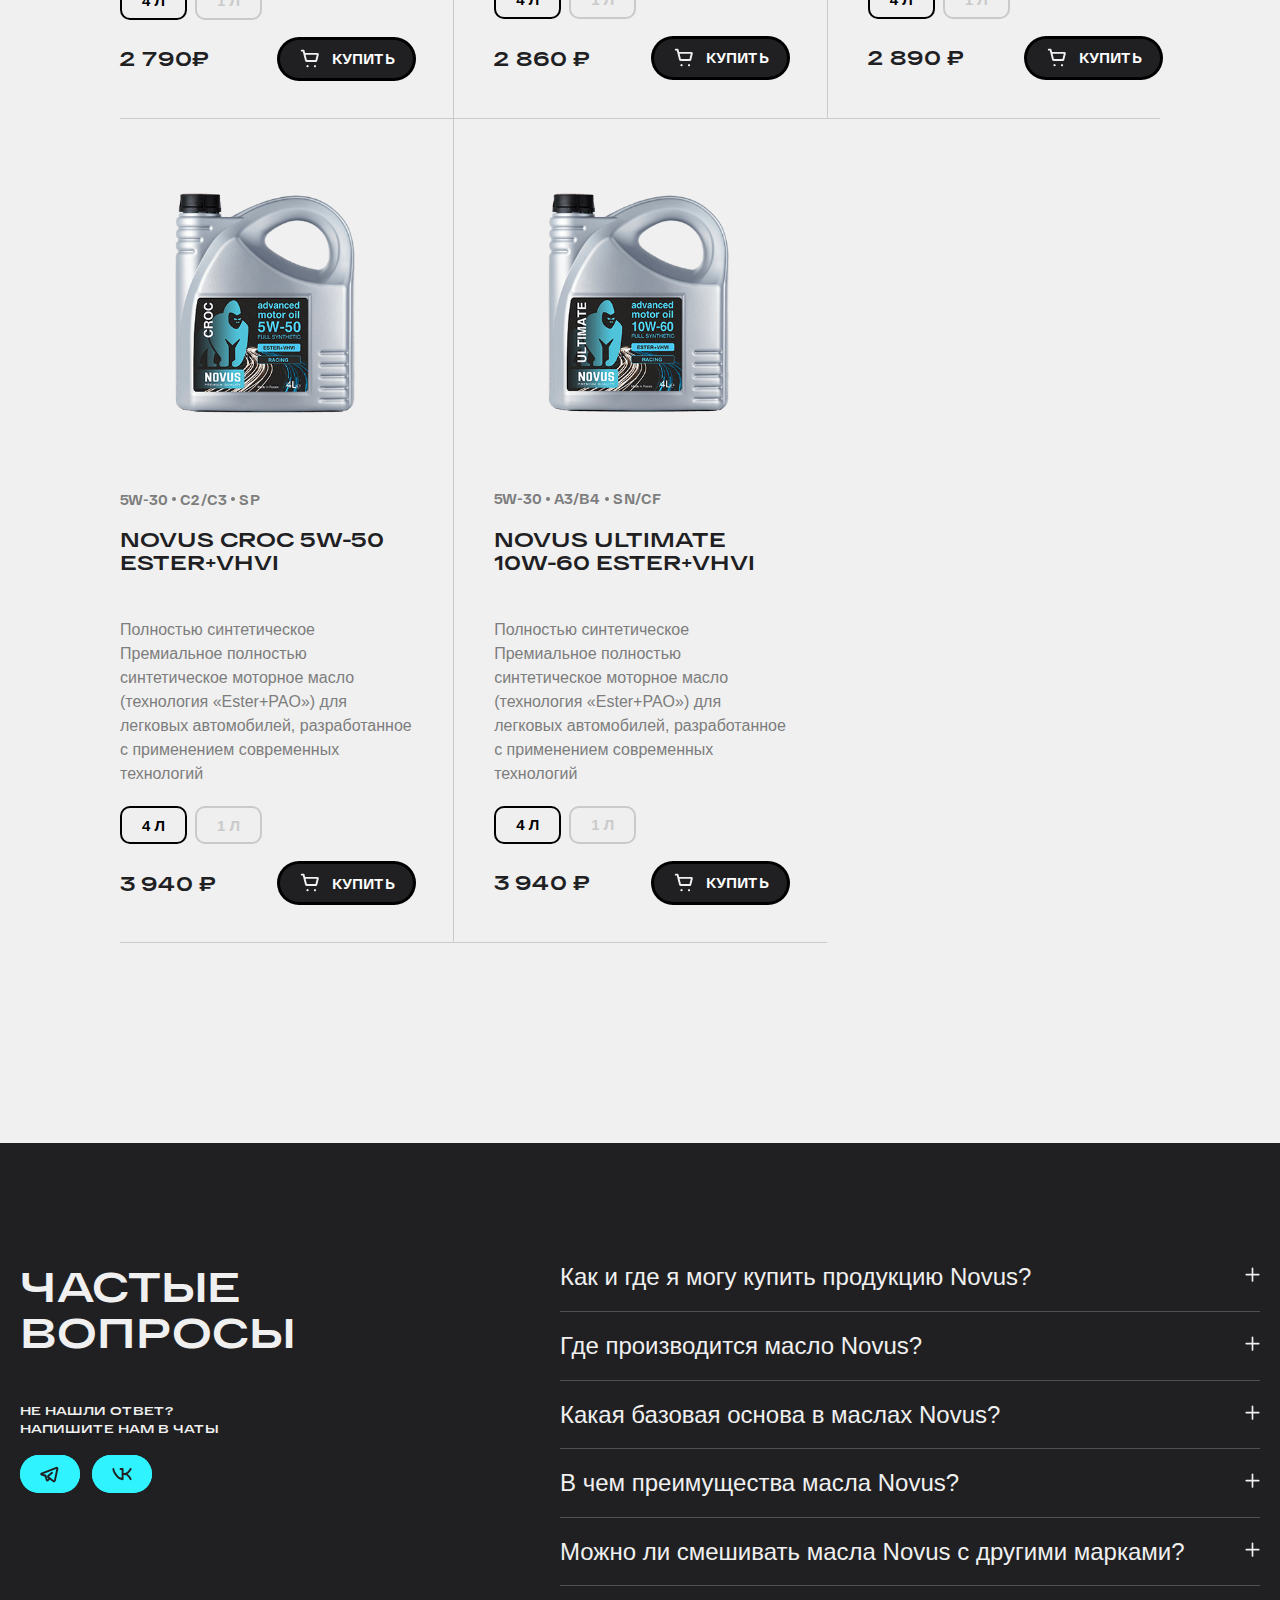
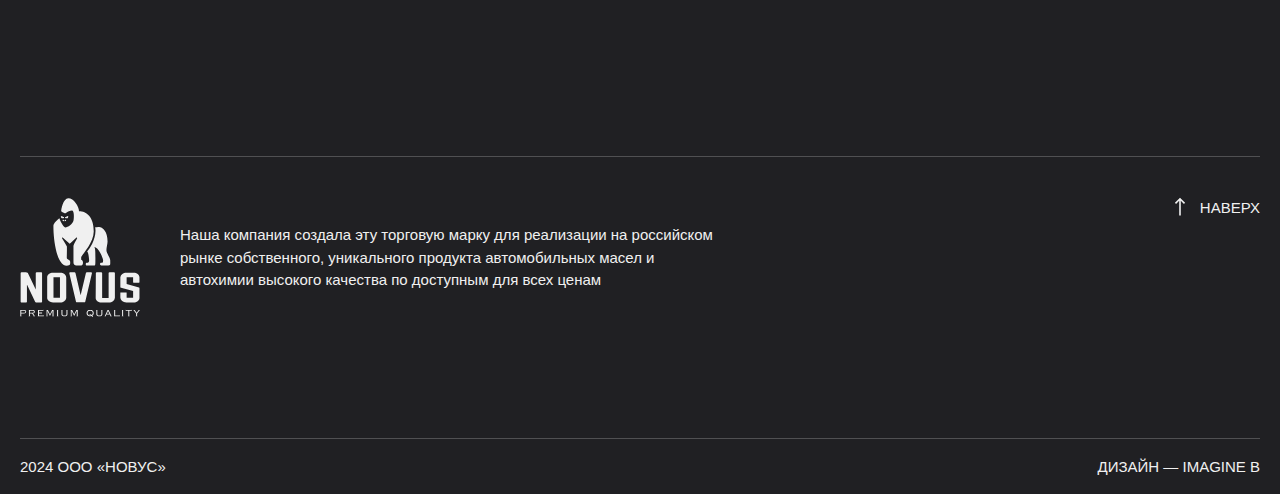
<file: index-02.html>
<!DOCTYPE html>
<html> 
  <head>
    <meta name="viewport" content="width=device-width, initial-scale=1.0">
    <title>Novus</title>
    <link href="static/css/main.css" rel="stylesheet">
    <link rel="apple-touch-icon" sizes="180x180" href="static/favicon/apple-touch-icon.png">
    <link rel="icon" type="image/png" sizes="32x32" href="static/favicon/favicon-32x32.png">
    <link rel="icon" type="image/png" sizes="16x16" href="static/favicon/favicon-16x16.png">
    <link rel="manifest" href="static/favicon/site.webmanifest">
  </head>
  <body><?xml version="1.0" encoding="utf-8"?><svg xmlns="http://www.w3.org/2000/svg" xmlns:xlink="http://www.w3.org/1999/xlink"><symbol fill="none" viewBox="0 0 24 25" id="icon-arrow-up" xmlns="http://www.w3.org/2000/svg"><g clip-path="url(#aa)"><path d="M7.05 8.676L5.636 7.262 12 .9l6.364 6.363-1.414 1.414L13 4.727v18.485h-2V4.727l-3.95 3.95z" fill="#F0F0F0"/></g><defs><clipPath id="aa"><path fill="#fff" transform="matrix(0 1 1 0 0 .21)" d="M0 0h24v24H0z"/></clipPath></defs></symbol><symbol fill="none" viewBox="0 0 25 25" id="icon-cart" xmlns="http://www.w3.org/2000/svg"><path d="M3.933 3.812H5.8l2.571 10.17c.093.37.43.63.815.63h9.445a.424.424 0 00.412-.32l1.678-6.635a.417.417 0 00-.078-.36.427.427 0 00-.335-.162H6.678m3.495 12.817c0 .066-.107.12-.24.12-.132 0-.24-.054-.24-.12m8.16 0a.12.12 0 11-.24 0" stroke="#F0F0F0" stroke-width="2" stroke-linecap="round" stroke-linejoin="round"/></symbol><symbol fill="none" viewBox="0 0 20 20" id="icon-close" xmlns="http://www.w3.org/2000/svg"><path d="M1 1l18 18M1 19L19 1" stroke="#7D7D7D" stroke-width="2" stroke-linecap="round" stroke-linejoin="round"/></symbol><symbol fill="none" viewBox="0 0 24 24" id="icon-cross" xmlns="http://www.w3.org/2000/svg"><path d="M6 6l12 12M6 18L18 6" stroke="#F0F0F0" stroke-width="2" stroke-linecap="round" stroke-linejoin="round"/></symbol><symbol fill="none" viewBox="0 0 64 65" id="icon-drop" xmlns="http://www.w3.org/2000/svg"><path d="M36.197 8.598A24.447 24.447 0 0032 8.211c-1.435 0-2.832.15-4.197.387M54.715 24.14a24.086 24.086 0 011.48 8.266M50.528 16.86a24.287 24.287 0 00-6.44-5.39m-24.176 0a24.33 24.33 0 00-6.44 5.39M7.805 32.406c0-2.91.539-5.685 1.48-8.267m10.627 29.203a23.986 23.986 0 007.89 2.87M9.285 40.673a24.191 24.191 0 004.187 7.28m22.725 8.258a24.008 24.008 0 007.891-2.869m6.44-5.389a24.19 24.19 0 004.187-7.28" stroke="#202023" stroke-width="2" stroke-linecap="round" stroke-linejoin="round"/><path clip-rule="evenodd" d="M34.133 19.947l6.39 8.55c5.256 7.03.245 17.048-8.523 17.048v0c-8.768 0-13.779-10.019-8.525-17.048l6.392-8.55a2.662 2.662 0 014.266 0z" stroke="#202023" stroke-width="2" stroke-linecap="round" stroke-linejoin="round"/></symbol><symbol fill="none" viewBox="0 0 64 65" id="icon-flower" xmlns="http://www.w3.org/2000/svg"><path d="M27.392 22.15a4.512 4.512 0 014.28-5.939h.655a4.512 4.512 0 014.281 5.94m-9.216 20.121a4.513 4.513 0 004.28 5.94h.655a4.512 4.512 0 004.281-5.94M25.592 23.19a4.512 4.512 0 00-7.285.738l-.327.567a4.512 4.512 0 003.003 6.677m22.034 2.078a4.512 4.512 0 013.003 6.678l-.327.567a4.513 4.513 0 01-7.285.738M20.983 33.25a4.512 4.512 0 00-3.003 6.678l.327.567a4.513 4.513 0 007.285.738m17.425-10.061a4.512 4.512 0 003.003-6.677l-.327-.567a4.512 4.512 0 00-7.285-.738M20.983 33.25l2.17-.443a.608.608 0 000-1.19l-2.17-.445" stroke="#202023" stroke-width="2" stroke-linecap="round" stroke-linejoin="round"/><path d="M43.017 31.172l-2.17.444a.608.608 0 000 1.19l2.17.445m-15.625 9.021l.7-2.1a.607.607 0 00-1.031-.596l-1.47 1.657M36.608 22.15l-.7 2.102a.608.608 0 001.031.595l1.47-1.657m-.001 18.043l-1.469-1.657a.608.608 0 00-1.03.595l.7 2.101M25.592 23.19l1.469 1.657a.608.608 0 001.03-.595l-.7-2.101" stroke="#202023" stroke-width="2" stroke-linecap="round" stroke-linejoin="round"/><rect x="8" y="8.211" width="48" height="48" rx="5" stroke="#202023" stroke-width="2" stroke-linecap="round" stroke-linejoin="round"/></symbol><symbol fill="none" viewBox="0 0 108 129" id="icon-gorilla" xmlns="http://www.w3.org/2000/svg"><path d="M48.663 24.914c13.979 0 27.957 10.161 27.957 38.387 0 20.819-19.844 41.066-23.81 48.352 0 4.335-.06 4.079 0 5.449 4.147 0 4.84 10.658.467 10.658-7.796.376-7.283 0-10.435 0-3.151 0-4.735-2.635-4.735-5.901V92.625c-.09-4.2 2.353-7.361 6.922-16.333.528-1.054-.784-2.063-1.659-1.28-4.825 4.38-10.013 9.5-12.516 11.637-3.845-3.628-8.821-8.084-12.621-11.471-.89-.798-2.217.301-1.584 1.325 3.499 5.705 7.54 12.238 9.018 15.189.18 5.088-.181 18.997-.181 21.827 0 2.83 6.409 3.192 6.409 7.346 0 4.155.754 7.346-6.41 7.346C7.392 128.211.033 83.427.033 52.297c0-4.426 8.384-11.652 11.58-13.955.302 3.763 7.586 17.312 10.858 17.312 5.278 0 14.145-6.549 15.833-13.67.905-3.793 1.388-18.44-3.015-18.44-4.042 0-8.083 2.319-11.446 4.727a3.084 3.084 0 01-3.408.105c-2.744-1.67-5.624-3.176-5.624-4.2C14.81 22.928 18.203.212 28.38.212c10.179 0 20.297 15.686 20.297 24.718l-.015-.015z" fill="#202023"/><path d="M27.537 34.925l-4.886 2.062c5.097.482 3.982.482 3.982.482l.904-2.53v-.014zm-12.396 0l4.886 2.062c-5.097.482-3.981.482-3.981.482l-.905-2.529v-.015z" fill="#202023" stroke="#202023" stroke-linejoin="round"/><path d="M89.06 55.021c4.267 1.069 13.797 7.271 13.797 27.097 0 4.56-2.262 11.65-2.126 16.92.12 5.283 7.193 14.617 7.193 18.877 0 7.421.904 10.01-3.514 10.01H91.216c-3.59 0-3.68-5.178-.287-5.178 3.393 0 3.483-2.078 3.483-4.983s-8.323-25.2-17.552-24.883c2.473 0 2.91 5.69 2.91 21.315 0 15.626 0 13.729-3.77 13.729H63.56c-2.835 0-2.835-5.178 0-5.178s4.343-1.505 4.343-4.893c0-3.387-1.614-16.739-3.966-16.739 4.81-5.269 15.848-21.421 16.014-39.425 0-2.725-.377-4.983-.663-6.398 2.352-.467 6.243-1.174 9.786-.286l-.015.015zM17.582 41.729c.331-.557 1.191-.663 1.93-.241.739.422 1.086 1.234.754 1.791-.332.557-1.191.663-1.93.241-.74-.421-1.086-1.234-.754-1.791zm6.413 0c-.332-.557-1.191-.663-1.93-.241-.74.422-1.086 1.234-.754 1.791.332.557 1.191.663 1.93.241.739-.436 1.086-1.234.754-1.791z" fill="#202023"/></symbol><symbol fill="none" viewBox="0 0 64 65" id="icon-guard" xmlns="http://www.w3.org/2000/svg"><path clip-rule="evenodd" d="M18.99 53.868l-8.647-8.647A8 8 0 018 39.564V24.861a8 8 0 012.343-5.657l8.65-8.65a8 8 0 015.657-2.343h14.7a8 8 0 015.657 2.344l8.65 8.65A8 8 0 0156 24.86v14.703a8 8 0 01-2.342 5.656l-8.645 8.647a8 8 0 01-5.657 2.344H24.647a8 8 0 01-5.657-2.343v0z" stroke="#202023" stroke-width="2" stroke-linecap="round" stroke-linejoin="round"/><path clip-rule="evenodd" d="M44 25.524v8.075c0 5.607-6.834 9.786-10.193 11.507a3.941 3.941 0 01-3.61.002C26.839 43.388 20 39.2 20 33.598v-8.074a1.352 1.352 0 011.272-1.315 17.087 17.087 0 009.162-3.467 2.579 2.579 0 013.132 0 17.087 17.087 0 009.162 3.467A1.352 1.352 0 0144 25.524z" stroke="#202023" stroke-width="2" stroke-linecap="round" stroke-linejoin="round"/></symbol><symbol fill="none" viewBox="0 0 64 65" id="icon-lock" xmlns="http://www.w3.org/2000/svg"><rect x="21.333" y="28.878" width="21.333" height="14" rx="1" stroke="#202023" stroke-width="2" stroke-linecap="round" stroke-linejoin="round"/><path d="M26.667 28.878v-4.666a2.667 2.667 0 012.666-2.667h5.334a2.667 2.667 0 012.666 2.666v4.667" stroke="#202023" stroke-width="2" stroke-linecap="round" stroke-linejoin="round"/><circle cx="32" cy="32.211" r="24" stroke="#202023" stroke-width="2" stroke-linecap="round" stroke-linejoin="round"/></symbol><symbol fill="none" viewBox="0 0 64 64" id="icon-michelin" xmlns="http://www.w3.org/2000/svg"><path clip-rule="evenodd" d="M22.455 31.363l-2.042-.418a5.144 5.144 0 01-3.424-7.612v0a5.144 5.144 0 018.304-.84l1.383 1.559a.65.65 0 001.103-.637l-.66-1.977A5.144 5.144 0 0132 14.667v0a5.144 5.144 0 014.88 6.77l-.659 1.978a.65.65 0 001.103.637l1.383-1.56a5.144 5.144 0 018.304.841v0a5.144 5.144 0 01-3.424 7.612l-2.042.418a.65.65 0 000 1.274l2.042.417a5.144 5.144 0 013.424 7.612v0a5.144 5.144 0 01-8.304.842l-1.383-1.56a.65.65 0 00-1.103.637l.66 1.977A5.144 5.144 0 0132 49.333v0a5.144 5.144 0 01-4.88-6.77l.659-1.978a.65.65 0 00-1.103-.637l-1.384 1.561a5.143 5.143 0 01-8.302-.84l-.001-.002a5.144 5.144 0 013.424-7.612l2.042-.418a.65.65 0 000-1.274z" stroke="#202023" stroke-width="2" stroke-linecap="round" stroke-linejoin="round"/><circle cx="32" cy="32" r="26.667" stroke="#202023" stroke-width="2" stroke-linecap="round" stroke-linejoin="round"/></symbol><symbol fill="none" viewBox="0 0 24 24" id="icon-navi" xmlns="http://www.w3.org/2000/svg"><path clip-rule="evenodd" d="M21 17.25v0A3.75 3.75 0 0117.25 21v0a3.75 3.75 0 01-3.75-3.75v0a3.75 3.75 0 013.75-3.75v0A3.75 3.75 0 0121 17.25zm-10.5 0v0A3.75 3.75 0 016.75 21v0A3.75 3.75 0 013 17.25v0a3.75 3.75 0 013.75-3.75v0a3.75 3.75 0 013.75 3.75zM21 6.75v0a3.75 3.75 0 01-3.75 3.75v0a3.75 3.75 0 01-3.75-3.75v0A3.75 3.75 0 0117.25 3v0A3.75 3.75 0 0121 6.75zm-10.5 0v0a3.75 3.75 0 01-3.75 3.75v0A3.75 3.75 0 013 6.75v0A3.75 3.75 0 016.75 3v0a3.75 3.75 0 013.75 3.75z" stroke="#F0F0F0" stroke-width="2" stroke-linecap="round" stroke-linejoin="round"/></symbol><symbol fill="none" viewBox="0 0 64 65" id="icon-rouble" xmlns="http://www.w3.org/2000/svg"><path d="M48.947 45.777c9.405-9.24 9.405-24.064 0-33.304-9.406-9.24-24.491-9.24-33.894 0-9.402 9.24-9.405 24.064 0 33.304" stroke="#202023" stroke-width="2" stroke-linecap="round" stroke-linejoin="round"/><path clip-rule="evenodd" d="M10.933 56.212H53.6 10.933z" stroke="#202023" stroke-width="2" stroke-linecap="round" stroke-linejoin="round"/><path d="M34.667 37.545h-12m4.53 5.333v-24h8.472v0a5.664 5.664 0 015.664 5.664v0a5.664 5.664 0 01-5.664 5.664v0H22.667" stroke="#202023" stroke-width="2" stroke-linecap="round" stroke-linejoin="round"/></symbol><symbol fill="none" viewBox="0 0 24 25" id="icon-telegram" xmlns="http://www.w3.org/2000/svg"><path d="M11.795 17.117L9.73 19.126a.666.666 0 01-1.102-.284l-1.376-4.53" stroke="#202023" stroke-width="2" stroke-linecap="round" stroke-linejoin="round"/><path d="M14.104 11.138l-3.917 3.535a.843.843 0 00.066 1.305l5.378 3.973a.904.904 0 001.422-.54l2.641-12.447a.775.775 0 00-1.037-.884L3.142 12.064a.516.516 0 00.032.975L7.25 14.31" stroke="#202023" stroke-width="2" stroke-linecap="round" stroke-linejoin="round"/></symbol><symbol fill="none" viewBox="0 0 24 24" id="icon-tip" xmlns="http://www.w3.org/2000/svg"><path clip-rule="evenodd" d="M16.002 21.004H7.998a5.002 5.002 0 01-5.002-5.002V7.998a5.002 5.002 0 015.002-5.002h8.004a5.002 5.002 0 015.002 5.002v8.004a5.002 5.002 0 01-5.002 5.002z" stroke="#7D7D7D" stroke-width="1.5" stroke-linecap="round" stroke-linejoin="round"/><path d="M12 12.711l1.328-.737A2.087 2.087 0 0014.4 10.15a2.298 2.298 0 00-2.42-2.152 2.345 2.345 0 00-2.382 1.813m2.502 6.091a.1.1 0 11-.2 0 .1.1 0 01.2 0" stroke="#7D7D7D" stroke-width="1.5" stroke-linecap="round" stroke-linejoin="round"/></symbol><symbol fill="none" viewBox="0 0 24 25" id="icon-vk" xmlns="http://www.w3.org/2000/svg"><path d="M10.484 7.21h2.139v10.696h-.003c-2.202 0-4.623-1.338-6.339-3.802C3.704 10.492 3 7.762 3 7.213m18 10.693s-.778-1.64-2.357-3.445c-1.053-1.234-2.535-1.9-3.883-1.9 1.348 0 2.83-.67 3.883-1.902C20.222 8.853 21 7.213 21 7.213m-6.24 5.35h-2.14" stroke="#202023" stroke-width="2" stroke-linecap="round" stroke-linejoin="round"/></symbol></svg>
    <svg style="position:absolute;left:-9999px;top:-9999px">
      <filter id="cyan" color-interpolation-filters="sRGB">
        <feColorMatrix type="matrix" values="0 0 0 0 0.183594 0 0 0 0 0.949219 0 0 0 0 0.996094 0 0 0 1 0"></feColorMatrix>
      </filter>
    </svg>
    <div class="pagewrap">
      <header class="page__header section-00 section--dark" style="background-image:url(static/images/content/r/banner-top-bg.jpg)"> 
        <nav class="page__header__mobile">
          <div class="page__logo"><img src="static/images/common/logo.svg" alt=""></div>
          <button class="btn btn--hollow btn--small page__navigation__toggle js-toggle-navigation" type="button"> 
            <svg class="icon icon-navi ">
              <use href="#icon-navi"></use>
            </svg>меню
          </button>
        </nav>
        <nav class="page__header__proper is-mobile-hidden">
          <div class="sjb">
            <div class="page__logo"><img src="static/images/common/logo.svg" alt=""></div>
            <ul class="page__navigation"> 
              <li> <a href="" data-section-link="s01">о нас</a></li>
              <li> <a href="" data-section-link="s02">преимущества</a></li>
              <li> <a href="" data-section-link="s03">производство</a></li>
              <li> <a href="" data-section-link="s04">каталог масел</a></li>
            </ul>
            <ul class="page__header__buttons"> <a class="btn btn--hollow btn--small" href="">серия performance</a><a class="btn btn--cyan btn--small" href="">Подобрать масло</a></ul>
          </div>
        </nav>
        <div class="page__header__contents" data-section="s00"> <img src="static/images/content/r/banner-top-fg.png" alt="">
          <div class="page__header__contents__itself">
            <h1>novus oil<small class="sticker"> <span class="flag"> </span>Сделано в Нидерландах</small></h1>
            <p>Передовые синтетические масла для максимальной производительности и долговечности двигателя</p>
            <p><a class="btn btn--big btn--cyan" href="">подобрать масло</a></p>
          </div>
        </div>
      </header>
      <section class="section section-01 section--columned section--ltr">
        <div class="pp"> 
          <div class="section__content"> 
            <div class="h2">Выбор №1, подтвержденный 300 экспертизами и тестами</div>
            <div class="section__content__icon-placeholder">
              <svg class="icon icon-michelin ">
                <use href="#icon-michelin"></use>
              </svg>
            </div>
          </div>
          <div class="section__image"> <img src="static/images/content/article-img-01.jpg" alt=""></div>
        </div>
      </section>
      <section class="section-02 section--dark section--tac" data-section="s01"> 
        <div class="pp">
          <div class="section__content"> 
            <div class="h2">Зарекомендовали себя в автоспорте и двигателях, где требуется бескомпромиссное качество</div>
            <div class="logos-layout"> 
              <div class="logo-unit logo-unit--bmw"> <img src="static/images/content/logo-bmw.svg" alt=""></div>
              <div class="logo-unit logo-unit--mercedes"> <img src="static/images/content/logo-mercedes.svg" alt=""></div>
              <div class="logo-unit logo-unit--bmw"> <img src="static/images/content/logo-audi.svg" alt=""></div>
            </div>
          </div>
        </div>
      </section>
      <section class="section section-03 section--columned section--rtl"> 
        <div class="pp">
          <div class="section__content"> 
            <div class="h2">Доступность для каждого</div>
            <p>Прозрачная ценовая политика благодаря прямым поставкам, минуя посредников</p>
            <div class="section__content__icon-placeholder">
              <svg class="icon icon-rouble ">
                <use href="#icon-rouble"></use>
              </svg>
            </div>
          </div>
          <div class="section__image"> <img src="static/images/content/article-img-02.jpg" alt=""></div>
        </div>
      </section>
      <section class="section section-04 section--wide section--gorilla">
        <div class="section__content">
          <div class="pp">
            <div class="h1">нет подделкам </div>
          </div>
        </div>
        <div class="section__image"> <img src="static/images/content/gorilla-wide.jpg" alt=""></div>
      </section>
      <section class="section section-05 section--grey" data-section="s02"> 
        <div class="pp">
          <div class="section__content">
            <div class="row sjb"> 
              <div class="header__placeholder"> 
                <div class="h2">Строим взаимодействие с покупателями на принципах клубного сервиса</div>
              </div>
              <div class="logo__placeholder">
                <svg class="icon icon-gorilla ">
                  <use href="#icon-gorilla"></use>
                </svg>
              </div>
            </div>
            <div class="row columns"> 
              <div class="col-3 col-md-12">
                <div class="feature-unit"> 
                  <div class="icon-placeholder"> 
                    <svg class="icon icon-flower ">
                      <use href="#icon-flower"></use>
                    </svg>
                  </div>
                  <p>Дистрибьюция от производителя</p>
                </div>
              </div>
              <div class="col-3 col-md-12">
                <div class="feature-unit"> 
                  <div class="icon-placeholder"> 
                    <svg class="icon icon-guard ">
                      <use href="#icon-guard"></use>
                    </svg>
                  </div>
                  <p>Защитные элементы на канистрах</p>
                </div>
              </div>
              <div class="col-3 col-md-12">
                <div class="feature-unit"> 
                  <div class="icon-placeholder"> 
                    <svg class="icon icon-lock ">
                      <use href="#icon-lock"></use>
                    </svg>
                  </div>
                  <p>Защита от повторного использования</p>
                </div>
              </div>
              <div class="col-3 col-md-12">
                <div class="feature-unit"> 
                  <div class="icon-placeholder"> 
                    <svg class="icon icon-drop ">
                      <use href="#icon-drop"></use>
                    </svg>
                  </div>
                  <p>Проверка качества экспертами с именем</p>
                </div>
              </div>
            </div>
          </div>
        </div>
      </section>
      <section class="section section-06 section--columned section--ltr"> 
        <div class="pp">
          <div class="section__content"> 
            <div class="h2">Высшее качество продукции</div>
            <p>Разработанона основе эксклюзивной комбинации синтетической базы 100% PAO + ESTER (IV и Vгруппы) с применением пакета присадок Afton Chemical и Infineum. Непрерывное внедрение инноваций ивнимание к требованиям автовладельцев обеспечивают бескомпромиссное качество</p>
            <div class="section__content__icon-placeholder">
              <svg class="icon icon-guard ">
                <use href="#icon-guard"></use>
              </svg>
              <p>
                 Опция экспертизы отработанного масла в независимой лаборатории<a class="toggle-tip" href=""> 
                  <svg class="icon icon-tip ">
                    <use href="#icon-tip"></use>
                  </svg></a></p>
            </div>
          </div>
          <div class="section__image"> <img src="static/images/content/article-img-03.jpg" alt=""></div>
        </div>
      </section>
      <section class="section-07 section--dark section--tac" data-section="s03"> 
        <div class="pp">
          <div class="section__content"> 
            <div class="h1">Наша топовая линейка масел на основе PAO+ ESTER производится в Нидерландах</div>
            <div class="section__content__cols__wrap">
              <div class="section__content__cols row"> 
                <div class="cell col-6 cell--oil">
                  <div class="cell__content">
                    <div class="cell__content__inner"> 
                      <p>Голландская линейка масел Novus разработаны на современном пакете присадок: от мировых лидеров AftonChemical и Infineum </p>
                      <figure> <img src="static/images/content/r/gallons.png" alt=""></figure>
                    </div>
                  </div>
                </div>
                <div class="cell col-6 cell--graph">
                  <div class="cell__content">
                    <div class="cell__content__inner">
                      <div class="h2">100% PAO + ESTER</div>
                      <figure><img src="static/images/content/r/stats-figure.svg" alt=""><img src="static/images/content/r/stats-figure-text.svg" alt=""></figure>
                      <p>
                         Cинтетическая база (IV и V группа). <br>Мы не используем базовые масла I, II, III группы</p>
                    </div>
                  </div>
                </div>
              </div>
            </div>
          </div>
        </div>
      </section>
      <section class="section-08 section--video-placeholder"> 
        <figure> 
          <video src="static/video/v.mp4" poster="static/images/content/video-dummy.jpg" autoplay loop muted playsinline></video>
        </figure>
        <div class="pp">
          <div class="h2">Продукция адаптирована для использования в любых условиях: для города, трассы,  автоспорта и автомобилей класса Люкс</div>
        </div>
      </section>
      <section class="section-09 section--dark section--tac"> 
        <div class="pp">
          <div class="section__content"> 
            <div class="h1"><small>Напишите нам в Telegram-чат </small>За 5 минут подберем масло для вашего автомобиля</div><a class="btn btn--cyan" href="">подобрать масло</a>
            <div class="logos-layout"> 
              <div class="logo-unit logo-unit--eq"> <img src="static/images/content/vendor-kia.svg" alt=""></div>
              <div class="logo-unit logo-unit--eq"> <img src="static/images/content/vendor-cherry.svg" alt=""></div>
              <div class="logo-unit logo-unit--eq"> <img src="static/images/content/vendor-haval.svg" alt=""></div>
              <div class="logo-unit logo-unit--eq"> <img src="static/images/content/vendor-lada.svg" alt=""></div>
              <div class="logo-unit logo-unit--eq"> <img src="static/images/content/vendor-geely.svg" alt=""></div>
              <div class="logo-unit logo-unit--eq"> <img src="static/images/content/vendor-toyota.svg" alt=""></div>
              <div class="logo-unit logo-unit--eq"> <img src="static/images/content/vendor-hundai.svg" alt=""></div>
            </div>
          </div>
        </div>
      </section>
      <section class="section-10 section--catalog" data-section="s04">
        <div class="pp">
          <div class="w">
            <div class="section__content"> 
              <div class="h1 stc">каталог масел</div>
              <div class="catalog">
                <div class="catalog__container"> 
                  <div class="catalog__unit" data-name="NOVUS DYNAMIC 5W-30 Ester+VHVI" data-link-novus="https://novusoil.ru/motornye-masla-ester-vhvi/novus-dynamic-5w-30-ester-vhvi/" data-link-ozon="https://www.ozon.ru/product/novus-maslo-motornoe-5w-30-sinteticheskoe-4-l-957541446/" data-link-wildberries="https://www.wildberries.ru/catalog/113319366/detail.aspx" data-link-tools="https://www.vseinstrumenti.ru/product/motornoe-maslo-novus-novus-dynamic-5w-30-ester-an-vhvi-acea-a3-b4-4-l-dyn202204-7849466/"> 
                    <figure> <img src="static/images/content/items/r01_4l.png" alt=""></figure>
                    <div class="catalog__unit__brief"> <span>5w-30</span><span>a3/b4</span><span>SN/CF</span></div>
                    <div class="catalog__unit__title"> 
                      <div class="h3">NOVUS DYNAMIC 5W-30 Ester+VHVI</div>
                    </div>
                    <div class="catalog__unit__description"> 
                      <p>Полностью синтетическое Премиальное полностью синтетическое моторное масло (технология «Ester+PAO») для легковых автомобилей, разработанное с применением современных технологий</p>
                    </div>
                    <div class="catalog__unit__offers pills"> 
                      <button class="is-on" type="button" data-price="2790" data-image="static/images/content/items/r01_4l.png" data-link-ozon="https://www.ozon.ru/product/novus-maslo-motornoe-5w-30-sinteticheskoe-4-l-957541446/" data-link-wildberries="https://www.wildberries.ru/catalog/113319366/detail.aspx" data-link-tools="https://www.vseinstrumenti.ru/product/motornoe-maslo-novus-novus-dynamic-5w-30-ester-an-vhvi-acea-a3-b4-4-l-dyn202204-7849466/">4 Л</button>
                      <button type="button" data-price="650" data-image="static/images/content/items/r01_1l.png" data-link-ozon="https://www.ozon.ru/product/novus-maslo-motornoe-5w-30-sinteticheskoe-1-l-963051583/" data-link-wildberries="https://www.wildberries.ru/catalog/113323098/detail.aspx" data-link-tools="https://www.vseinstrumenti.ru/product/motornoe-maslo-novus-novus-dynamic-5w-30-ester-an-vhvi-acea-a3-b4-1-l-dyn202201-7849442/">1 Л</button>
                    </div>
                    <div class="catalog__unit__footer"> 
                      <div class="price"> <span>2 790</span>₽</div><a class="btn btn--small btn--black js-buy-btn" href=""> 
                        <svg class="icon icon-cart ">
                          <use href="#icon-cart"></use>
                        </svg>купить</a>
                    </div>
                  </div>
                  <div class="catalog__unit" data-name="NOVUS PROGRESS 5W-40 Ester+VHVI" data-link-novus="https://novusoil.ru/motornye-masla-ester-vhvi/novus-progress-5w-40-ester-vhvi/" data-link-ozon="https://www.ozon.ru/product/novus-maslo-motornoe-5w-40-sinteticheskoe-4-l-957541611/" data-link-wildberries="https://www.wildberries.ru/catalog/113317796/detail.aspx" data-link-tools="https://www.vseinstrumenti.ru/product/motornoe-maslo-novus-novus-progress-5w-40-ester-an-vhvi-acea-a3-b4-4-l-pro202204-7849490/"> 
                    <figure> <img src="static/images/content/items/r02_4l.png" alt=""></figure>
                    <div class="catalog__unit__brief"> <span>5w-40</span><span>c3</span><span>sp</span></div>
                    <div class="catalog__unit__title"> 
                      <div class="h3">NOVUS PROGRESS 5W-40 Ester+VHVI</div>
                    </div>
                    <div class="catalog__unit__description"> 
                      <p>Полностью синтетическое Премиальное полностью синтетическое моторное масло (технология «Ester+PAO») для легковых автомобилей, разработанное с применением современных технологий</p>
                    </div>
                    <div class="catalog__unit__offers pills"> 
                      <button class="is-on" type="button" data-price="2840" data-image="static/images/content/items/r02_4l.png" data-link-ozon="https://www.ozon.ru/product/novus-maslo-motornoe-5w-40-sinteticheskoe-4-l-957541611/" data-link-wildberries="https://www.wildberries.ru/catalog/113317796/detail.aspx" data-link-tools="https://www.vseinstrumenti.ru/product/motornoe-maslo-novus-novus-progress-5w-40-ester-an-vhvi-acea-a3-b4-4-l-pro202204-7849490/">4 Л</button>
                      <button type="button" data-price="740" data-image="static/images/content/items/r02_1l.png" data-link-ozon="https://www.ozon.ru/product/novus-maslo-motornoe-5w-40-sinteticheskoe-1-l-963053002/" data-link-wildberries="https://www.wildberries.ru/catalog/113322778/detail.aspx" data-link-tools="https://www.vseinstrumenti.ru/product/motornoe-maslo-novus-novus-progress-5w-40-ester-an-vhvi-acea-a3-b4-1-l-pro202201-7849454/">1 Л</button>
                    </div>
                    <div class="catalog__unit__footer"> 
                      <div class="price"> <span>2840 </span>₽</div><a class="btn btn--small btn--black js-buy-btn" href=""> 
                        <svg class="icon icon-cart ">
                          <use href="#icon-cart"></use>
                        </svg>купить</a>
                    </div>
                  </div>
                  <div class="catalog__unit" data-name="NOVUS EVOLUTION 5W-30 Ester+VHVI" data-link-novus="https://novusoil.ru/motornye-masla-ester-vhvi/novus-evolution-5w-30-ester-vhvi/" data-link-ozon="https://www.ozon.ru/product/novus-maslo-motornoe-5w-30-sinteticheskoe-4-l-957541898/" data-link-wildberries="https://www.wildberries.ru/catalog/137723345/detail.aspx" data-link-tools="https://www.vseinstrumenti.ru/product/motornoe-maslo-novus-novus-evolution-5w-30-4l-ester-an-vhvi-acea-c2-c3-evo202204-7849412/"> 
                    <figure> <img src="static/images/content/items/r03_4l.png" alt=""></figure>
                    <div class="catalog__unit__brief"> <span>5w-30</span><span>a5/b5</span><span>SL/CF</span></div>
                    <div class="catalog__unit__title"> 
                      <div class="h3">NOVUS EVOLUTION 5W-30 Ester+VHVI</div>
                    </div>
                    <div class="catalog__unit__description"> 
                      <p>Полностью синтетическое Премиальное полностью синтетическое моторное масло (технология «Ester+PAO») для легковых автомобилей, разработанное с применением современных технологий</p>
                    </div>
                    <div class="catalog__unit__offers pills"> 
                      <button class="is-on" type="button" data-price="2990" data-image="static/images/content/items/r03_4l.png" data-link-ozon="https://www.ozon.ru/product/novus-maslo-motornoe-5w-30-sinteticheskoe-4-l-957541898/" data-link-wildberries="https://www.wildberries.ru/catalog/137723345/detail.aspx" data-link-tools="https://www.vseinstrumenti.ru/product/motornoe-maslo-novus-novus-evolution-5w-30-4l-ester-an-vhvi-acea-c2-c3-evo202204-7849412/">4 Л</button>
                      <button type="button" data-price="740" data-image="static/images/content/items/r03_1l.png" data-link-ozon="https://www.ozon.ru/product/novus-maslo-motornoe-5w-30-sinteticheskoe-1-l-963053019/" data-link-wildberries="" data-link-tools="https://www.vseinstrumenti.ru/product/motornoe-maslo-novus-novus-evolution-5w-30-1l-ester-an-vhvi-acea-c2-c3-evo202201-7849538/">1 Л</button>
                    </div>
                    <div class="catalog__unit__footer"> 
                      <div class="price"> <span>2990</span>₽</div><a class="btn btn--small btn--black js-buy-btn" href=""> 
                        <svg class="icon icon-cart ">
                          <use href="#icon-cart"></use>
                        </svg>купить</a>
                    </div>
                  </div>
                  <div class="catalog__unit" data-name="NOVUS MOTION 5W-30 Ester+VHVI" data-link-novus="https://novusoil.ru/motornye-masla-ester-vhvi/novus-motion-5w-30-ester-vhvi/" data-link-ozon="https://www.ozon.ru/product/novus-maslo-motornoe-5w-30-sinteticheskoe-4-l-957541552/" data-link-wildberries="https://www.wildberries.ru/catalog/113319812/detail.aspx" data-link-tools="https://www.vseinstrumenti.ru/product/motornoe-maslo-novus-novus-motion-5w-30-ester-an-vhvi-acea-a5-b5-4-l-mot202204-7849484/"> 
                    <figure> <img src="static/images/content/items/r04_4l.png" alt=""></figure>
                    <div class="catalog__unit__brief"> <span>0w-20</span><span>C5C6</span><span>SP</span></div>
                    <div class="catalog__unit__title"> 
                      <div class="h3">NOVUS MOTION 5W-30 Ester+VHVI</div>
                    </div>
                    <div class="catalog__unit__description"> 
                      <p>Полностью синтетическое Премиальное полностью синтетическое моторное масло (технология «Ester+PAO») для легковых автомобилей, разработанное с применением современных технологий</p>
                    </div>
                    <div class="catalog__unit__offers pills"> 
                      <button class="is-on" type="button" data-price="2790" data-image="static/images/content/items/r04_4l.png" data-link-ozon="https://www.ozon.ru/product/novus-maslo-motornoe-5w-30-sinteticheskoe-4-l-957541552/" data-link-wildberries="https://www.wildberries.ru/catalog/113319812/detail.aspx" data-link-tools="https://www.vseinstrumenti.ru/product/motornoe-maslo-novus-novus-motion-5w-30-ester-an-vhvi-acea-a5-b5-4-l-mot202204-7849484/">4 Л</button>
                      <button type="button" data-price="730" data-image="static/images/content/items/r04_1l.png" data-link-ozon="https://www.ozon.ru/product/novus-maslo-motornoe-5w-30-sinteticheskoe-1-l-963052682/" data-link-wildberries="https://www.wildberries.ru/catalog/113323211/detail.aspx" data-link-tools="https://www.vseinstrumenti.ru/product/motornoe-maslo-novus-novus-motion-5w-30-ester-an-vhvi-acea-a5-b5-1-l-mot202201-7849520/">1 Л</button>
                    </div>
                    <div class="catalog__unit__footer"> 
                      <div class="price"> <span>2 790</span>₽</div><a class="btn btn--small btn--black js-buy-btn" href=""> 
                        <svg class="icon icon-cart ">
                          <use href="#icon-cart"></use>
                        </svg>купить</a>
                    </div>
                  </div>
                  <div class="catalog__unit" data-name="NOVUS URBAN 0W-20 Ester+AN+VHVI" data-link-novus="https://novusoil.ru/motornye-masla-ester-vhvi/novus-urban-0w-20-ester-an-vhvi/" data-link-ozon="https://www.ozon.ru/product/novus-maslo-motornoe-0w-20-sinteticheskoe-1-l-963053933/" data-link-wildberries=" " data-link-tools="https://www.vseinstrumenti.ru/product/motornoe-maslo-novus-novus-urban-0w-20-ester-an-vhvi-api-sp-acea-c5-c6-4-l-urb202304-7849418/"> 
                    <figure> <img src="static/images/content/items/r05_4l.png" alt=""></figure>
                    <div class="catalog__unit__brief"> <span>5w-30</span><span>C2/C3</span><span>SP</span></div>
                    <div class="catalog__unit__title"> 
                      <div class="h3">NOVUS URBAN 0W-20 Ester+AN+VHVI</div>
                    </div>
                    <div class="catalog__unit__description"> 
                      <p>Полностью синтетическое Премиальное полностью синтетическое моторное масло (технология «Ester+PAO») для легковых автомобилей, разработанное с применением современных технологий</p>
                    </div>
                    <div class="catalog__unit__offers pills"> 
                      <button class="is-on" type="button" data-price="2860" data-image="static/images/content/items/r05_4l.png" data-link-ozon="" data-link-wildberries="" data-link-tools="https://www.vseinstrumenti.ru/product/motornoe-maslo-novus-novus-urban-0w-20-ester-an-vhvi-api-sp-acea-c5-c6-4-l-urb202304-7849418/">4 Л</button>
                      <button type="button" data-price="740" data-image="static/images/content/items/r05_1l.png" data-link-ozon="https://www.ozon.ru/product/novus-maslo-motornoe-0w-20-sinteticheskoe-1-l-963053933/" data-link-wildberries="" data-link-tools="https://www.vseinstrumenti.ru/product/motornoe-maslo-novus-novus-urban-0w-20-ester-an-vhvi-api-sp-acea-c5-c6-1-l-urb202301-7849526/">1 Л</button>
                    </div>
                    <div class="catalog__unit__footer"> 
                      <div class="price"> <span>2 860 </span>₽</div><a class="btn btn--small btn--black js-buy-btn" href=""> 
                        <svg class="icon icon-cart ">
                          <use href="#icon-cart"></use>
                        </svg>купить</a>
                    </div>
                  </div>
                  <div class="catalog__unit" data-name="NOVUS INTEGRA 5W-30 Ester+AN+VHVI" data-link-novus="https://novusoil.ru/motornye-masla-ester-vhvi/novus-integra-5w-30-ester-an-vhvi/" data-link-ozon="https://www.ozon.ru/product/novus-maslo-motornoe-5w-30-sinteticheskoe-4-l-957540527/" data-link-wildberries="https://www.wildberries.ru/catalog/156746688/detail.aspx" data-link-tools="https://www.vseinstrumenti.ru/product/motornoe-maslo-novus-novus-integra-5w-30-ester-an-vhvi-ilsac-gf-5-6a-4l-int202304-7849556/"> 
                    <figure> <img src="static/images/content/items/r06_4l.png" alt=""></figure>
                    <div class="catalog__unit__brief"> <span>5w-30</span><span>a3/b4</span><span>SN/CF</span></div>
                    <div class="catalog__unit__title"> 
                      <div class="h3">NOVUS INTEGRA 5W-30 Ester+AN+VHVI</div>
                    </div>
                    <div class="catalog__unit__description"> 
                      <p>Полностью синтетическое Премиальное полностью синтетическое моторное масло (технология «Ester+PAO») для легковых автомобилей, разработанное с применением современных технологий</p>
                    </div>
                    <div class="catalog__unit__offers pills"> 
                      <button class="is-on" type="button" data-price="2890" data-image="static/images/content/items/r06_4l.png" data-link-ozon="https://www.ozon.ru/product/novus-maslo-motornoe-5w-30-sinteticheskoe-4-l-957540527/" data-link-wildberries="https://www.wildberries.ru/catalog/156746688/detail.aspx" data-link-tools="https://www.vseinstrumenti.ru/product/motornoe-maslo-novus-novus-integra-5w-30-ester-an-vhvi-ilsac-gf-5-6a-4l-int202304-7849556/">4 Л</button>
                      <button type="button" data-price="750" data-image="static/images/content/items/r06_1l.png" data-link-ozon="https://www.ozon.ru/product/novus-maslo-motornoe-5w-30-sinteticheskoe-1-l-963053507/" data-link-wildberries="https://www.wildberries.ru/catalog/156747675/detail.aspx" data-link-tools="https://www.vseinstrumenti.ru/product/motornoe-maslo-novus-novus-integra-5w-30-ester-an-vhvi-ilsac-gf-5-6a-1-l-int202301-7849496/">1 Л</button>
                    </div>
                    <div class="catalog__unit__footer"> 
                      <div class="price"> <span>2 890 </span>₽</div><a class="btn btn--small btn--black js-buy-btn" href=""> 
                        <svg class="icon icon-cart ">
                          <use href="#icon-cart"></use>
                        </svg>купить</a>
                    </div>
                  </div>
                  <div class="catalog__unit" data-name="NOVUS CROC 5W-50 Ester+VHVI" data-link-novus="https://novusoil.ru/sportivnye-masla/novus-croc-5w-50-ester-vhvi/" data-link-ozon=" " data-link-wildberries=" " data-link-tools=" "> 
                    <figure> <img src="static/images/content/items/r07_4l.png" alt=""></figure>
                    <div class="catalog__unit__brief"> <span>5w-30</span><span>C2/C3</span><span>SP</span></div>
                    <div class="catalog__unit__title"> 
                      <div class="h3">NOVUS CROC 5W-50 Ester+VHVI</div>
                    </div>
                    <div class="catalog__unit__description"> 
                      <p>Полностью синтетическое Премиальное полностью синтетическое моторное масло (технология «Ester+PAO») для легковых автомобилей, разработанное с применением современных технологий</p>
                    </div>
                    <div class="catalog__unit__offers pills"> 
                      <button class="is-on" type="button" data-price="3940" data-image="static/images/content/items/r07_4l.png" data-link-ozon="" data-link-wildberries="" data-link-tools="">4 Л</button>
                      <button type="button" data-price="980" data-image="static/images/content/items/r07_1l.png" data-link-ozon="" data-link-wildberries="" data-link-tools="">1 Л</button>
                    </div>
                    <div class="catalog__unit__footer"> 
                      <div class="price"> <span>3 940 </span>₽</div><a class="btn btn--small btn--black js-buy-btn" href=""> 
                        <svg class="icon icon-cart ">
                          <use href="#icon-cart"></use>
                        </svg>купить</a>
                    </div>
                  </div>
                  <div class="catalog__unit" data-name="NOVUS ULTIMATE 10W-60 Ester+VHVI" data-link-novus="https://novusoil.ru/sportivnye-masla/novus-ultimate-10w-60-pao-vhvi/" data-link-ozon=" " data-link-wildberries="  " data-link-tools=" "> 
                    <figure> <img src="static/images/content/items/r08_4l.png" alt=""></figure>
                    <div class="catalog__unit__brief"> <span>5w-30</span><span>a3/b4</span><span>SN/CF</span></div>
                    <div class="catalog__unit__title"> 
                      <div class="h3">NOVUS ULTIMATE 10W-60 Ester+VHVI</div>
                    </div>
                    <div class="catalog__unit__description"> 
                      <p>Полностью синтетическое Премиальное полностью синтетическое моторное масло (технология «Ester+PAO») для легковых автомобилей, разработанное с применением современных технологий</p>
                    </div>
                    <div class="catalog__unit__offers pills"> 
                      <button class="is-on" type="button" data-price="3940" data-image="static/images/content/items/r08_4l.png" data-link-ozon="" data-link-wildberries="" data-link-tools="">4 Л</button>
                      <button type="button" data-price="980" data-image="static/images/content/items/r08_1l.png" data-link-ozon="" data-link-wildberries="" data-link-tools="">1 Л</button>
                    </div>
                    <div class="catalog__unit__footer"> 
                      <div class="price"> <span>3 940 </span>₽</div><a class="btn btn--small btn--black js-buy-btn" href=""> 
                        <svg class="icon icon-cart ">
                          <use href="#icon-cart"></use>
                        </svg>купить</a>
                    </div>
                  </div>
                </div>
                <!--.catalog__more button.btn.btn--hollow.btn--small показать еще
                -->
              </div>
            </div>
          </div>
        </div>
      </section>
    </div>
    <div class="site-overlay"></div>
    <div class="dialog js-dialog-marketplaces"> 
      <div class="dialog__content"> 
        <div class="h2">где купить</div>
        <div class="h3 js-name-placeholder">NOVUS SKYLINE 5W-40 PAO+Ester </div>
        <div class="links-list js-links-placeholder"> <a class="btn btn--hollow-black btn--small js-is-novus" href="">Официальный магазин Novus</a><a class="btn btn--hollow-black btn--small js-is-wildberries" href="">wildberries</a><a class="btn btn--hollow-black btn--small js-is-ozon" href="">ozon</a><a class="btn btn--hollow-black btn--small js-is-tools" href="">всеинструменты.ру</a><a class="btn btn--hollow-black btn--small js-is-telegram" href="https://t.me/NOVUS_OIL">Заказать в Telegram</a></div>
      </div><a class="dialog__close" href=""> 
        <svg class="icon icon-close ">
          <use href="#icon-close"></use>
        </svg></a>
    </div>
    <footer class="page__footer section--dark">
      <div class="pp">
        <div class="level page__footer__01">
          <div class="faq sdf sjb">
            <div class="faq__header">
              <div class="h1">Частые вопросы</div><small>
                 не нашли ответ?<br>напишите нам в чаты</small>
              <div class="faq__contacts"><a class="btn btn--small btn--cyan" href="">
                  <svg class="icon icon-telegram ">
                    <use href="#icon-telegram"></use>
                  </svg></a><a class="btn btn--small btn--cyan" href="">
                  <svg class="icon icon-vk ">
                    <use href="#icon-vk"></use>
                  </svg></a></div>
            </div>
            <div class="faq__contents">
              <div class="faq__unit">
                <div class="faq__q"><span>Как и где я могу купить продукцию Novus?</span></div>
                <div class="faq__a">
                  <p>Жак Готье определил архозавров как вершинную группу: все потомки позднейшего общего предка птиц и крокодилов. Оказалось, что под это определение не попадают многие формы, традиционно относимые к архозаврам (такие, как Archosaurus rossicus и (или) Protorosaurus speneri). Для объединения их с архозаврами в узком смысле Готье ввёл имя Archosauriformes. Другие исследователи предпочитают использование имени Archosauria в широком смысле, а для обозначения вершинной группы (архозавров в узком смысле) использует имя Avesuchia. Оба варианта достаточно распространены, что создаёт путаницу.</p>
                </div>
              </div>
              <div class="faq__unit">
                <div class="faq__q"><span>Где производится масло Novus?</span></div>
                <div class="faq__a">
                  <p>Жак Готье определил архозавров как вершинную группу: все потомки позднейшего общего предка птиц и крокодилов. Оказалось, что под это определение не попадают многие формы, традиционно относимые к архозаврам (такие, как Archosaurus rossicus и (или) Protorosaurus speneri). Для объединения их с архозаврами в узком смысле Готье ввёл имя Archosauriformes. Другие исследователи предпочитают использование имени Archosauria в широком смысле, а для обозначения вершинной группы (архозавров в узком смысле) использует имя Avesuchia. Оба варианта достаточно распространены, что создаёт путаницу.</p>
                </div>
              </div>
              <div class="faq__unit">
                <div class="faq__q"><span>Какая базовая основа в маслах Novus?</span></div>
                <div class="faq__a">
                  <p>Жак Готье определил архозавров как вершинную группу: все потомки позднейшего общего предка птиц и крокодилов. Оказалось, что под это определение не попадают многие формы, традиционно относимые к архозаврам (такие, как Archosaurus rossicus и (или) Protorosaurus speneri). Для объединения их с архозаврами в узком смысле Готье ввёл имя Archosauriformes. Другие исследователи предпочитают использование имени Archosauria в широком смысле, а для обозначения вершинной группы (архозавров в узком смысле) использует имя Avesuchia. Оба варианта достаточно распространены, что создаёт путаницу.</p>
                </div>
              </div>
              <div class="faq__unit">
                <div class="faq__q"><span>В чем преимущества масла Novus?</span></div>
                <div class="faq__a">
                  <p>Жак Готье определил архозавров как вершинную группу: все потомки позднейшего общего предка птиц и крокодилов. Оказалось, что под это определение не попадают многие формы, традиционно относимые к архозаврам (такие, как Archosaurus rossicus и (или) Protorosaurus speneri). Для объединения их с архозаврами в узком смысле Готье ввёл имя Archosauriformes. Другие исследователи предпочитают использование имени Archosauria в широком смысле, а для обозначения вершинной группы (архозавров в узком смысле) использует имя Avesuchia. Оба варианта достаточно распространены, что создаёт путаницу.</p>
                </div>
              </div>
              <div class="faq__unit">
                <div class="faq__q"><span>Можно ли смешивать масла Novus с другими марками?</span></div>
                <div class="faq__a">
                  <p>Жак Готье определил архозавров как вершинную группу: все потомки позднейшего общего предка птиц и крокодилов. Оказалось, что под это определение не попадают многие формы, традиционно относимые к архозаврам (такие, как Archosaurus rossicus и (или) Protorosaurus speneri). Для объединения их с архозаврами в узком смысле Готье ввёл имя Archosauriformes. Другие исследователи предпочитают использование имени Archosauria в широком смысле, а для обозначения вершинной группы (архозавров в узком смысле) использует имя Avesuchia. Оба варианта достаточно распространены, что создаёт путаницу.</p>
                </div>
              </div>
            </div>
          </div>
        </div>
        <div class="level page__footer__02">
          <div class="sjb sdf">
            <div class="page__footer__logo"><img src="static/images/common/logo-vertical.svg"><small>Наша компания создала эту торговую марку для реализации на российском рынке собственного, уникального продукта автомобильных масел и автохимии высокого качества по доступным для всех ценам</small></div>
            <div class="js-go-top top-arrow" data-section-link="s00">
              <svg class="icon icon-arrow-up ">
                <use href="#icon-arrow-up"></use>
              </svg>наверх
            </div>
          </div>
        </div>
        <div class="level page__footer__03">
          <div class="sjb sdf"><small class="page__copyright">2024 ооо «НОВУС»</small><small class="page__credits">Дизайн — Imagine B</small></div>
        </div>
      </div>
    </footer>
    <script src="https://code.jquery.com/jquery-3.7.1.min.js"></script>
    <script src="static/js/main.js"></script>
  </body>
</html>
</file>
<file: static/css/main.css>
/*! normalize.css v8.0.1 | MIT License | github.com/necolas/normalize.css */html{line-height:1.15;-webkit-text-size-adjust:100%}details,main{display:block}h1{margin:.67em 0}hr{-webkit-box-sizing:content-box;box-sizing:content-box;height:0;overflow:visible}code,kbd,pre,samp{font-family:monospace,monospace;font-size:1em}a{background-color:transparent}abbr[title]{border-bottom:none;text-decoration:underline;-webkit-text-decoration:underline dotted;text-decoration:underline dotted}b,strong{font-weight:bolder}small{font-size:80%}sub,sup{font-size:75%;line-height:0;position:relative;vertical-align:baseline}sub{bottom:-.25em}sup{top:-.5em}img{border-style:none;max-width:100%}button,input,optgroup,select,textarea{font-family:inherit;font-size:100%;line-height:1.15;margin:0}button,input{overflow:visible}button,select{text-transform:none}[type=button],[type=reset],[type=submit],button{-webkit-appearance:button}[type=button]::-moz-focus-inner,[type=reset]::-moz-focus-inner,[type=submit]::-moz-focus-inner,button::-moz-focus-inner{border-style:none;padding:0}[type=button]:-moz-focusring,[type=reset]:-moz-focusring,[type=submit]:-moz-focusring,button:-moz-focusring{outline:ButtonText dotted 1px}fieldset{padding:.35em .75em .625em}legend{-webkit-box-sizing:border-box;box-sizing:border-box;color:inherit;display:table;max-width:100%;padding:0;white-space:normal}progress{vertical-align:baseline}textarea{overflow:auto}[type=checkbox],[type=radio]{-webkit-box-sizing:border-box;box-sizing:border-box;padding:0}[type=number]::-webkit-inner-spin-button,[type=number]::-webkit-outer-spin-button{height:auto}[type=search]{-webkit-appearance:textfield;outline-offset:-2px}[type=search]::-webkit-search-decoration{-webkit-appearance:none}::-webkit-file-upload-button{-webkit-appearance:button;font:inherit}summary{display:list-item}[hidden],template{display:none}.pp{padding-left:20px;padding-right:20px}.sdf{display:-webkit-box;display:-ms-flexbox;display:flex}.sjb{display:-webkit-box;display:-ms-flexbox;display:flex;-webkit-box-pack:justify;-ms-flex-pack:justify;justify-content:space-between}.stc{text-align:center}:root{--cyan:#2FF3FF;--semiwhite:#F0F0F0;--darkgray:#202023;--separator:#505052;--title:"Dewi Expanded",sans-serif;--font:"Dewi",sans-serif}.section--dark{background:var(--darkgray);color:var(--semiwhite)}.section--grey{background:var(--semiwhite)}.btn{display:-webkit-inline-box;display:-ms-inline-flexbox;display:inline-flex;-webkit-box-align:center;-ms-flex-align:center;align-items:center;-webkit-box-pack:center;-ms-flex-pack:center;justify-content:center;text-decoration:none;cursor:pointer;position:relative;text-transform:uppercase;font-family:var(--font);border:0;-webkit-column-gap:10px;-moz-column-gap:10px;column-gap:10px;text-transform:uppercase;font-size:18px;font-weight:700;height:58px;padding-left:40px;padding-right:40px;border-radius:100px;-webkit-transition:.3s;-o-transition:.3s;transition:.3s}@media (max-width:991px){.btn{height:48px}}.btn--hollow{background:0 0;color:var(--semiwhite);-webkit-box-shadow:inset 0 0 0 3px currentColor;box-shadow:inset 0 0 0 3px currentColor}.btn--hollow:active,.btn--hollow:hover{background:0 0;color:var(--cyan)}.btn--hollow-black{color:#000;-webkit-box-shadow:inset 0 0 0 3px #000;box-shadow:inset 0 0 0 3px #000}.btn--hollow-black:active,.btn--hollow-black:hover{background:#000;border-color:#000;color:var(--semiwhite)}.btn--big{font-size:15px;font-weight:700}.btn--cyan{background:var(--cyan);color:var(--darkgray);-webkit-box-shadow:inset 0 0 0 3px var(--cyan);box-shadow:inset 0 0 0 3px var(--cyan)}.btn--cyan:active,.btn--cyan:hover{background:0 0;color:var(--cyan)}.btn--small{border-radius:50px;padding-left:18px;padding-right:18px;height:38px;font-size:15px}.btn--small .icon{width:24px;height:24px}@media (max-width:991px){.btn--small{height:32px}}.btn--black{background:var(--darkgray);color:#fff;-webkit-box-shadow:0 0 0 3px #000;box-shadow:0 0 0 3px #000}.btn--black:active,.btn--black:hover{background:0 0;color:#000}.btn--black:active svg,.btn--black:hover svg{-webkit-filter:invert(1);filter:invert(1)}.icon-tg,.icon-vk{width:24px;height:24px}@font-face{font-family:"Dewi Expanded";src:local("RF Dewi Expanded Bold"),local("RF-Dewi-Expanded-Bold"),url(../fonts/RFDewiExpanded-Bold.woff2) format("woff2"),url(../fonts/RFDewiExpanded-Bold.woff) format("woff"),url(../fonts/RFDewiExpanded-Bold.ttf) format("truetype");font-weight:700;font-style:normal}@font-face{font-family:Dewi;src:local("RF Dewi Regular"),local("RF-Regular"),url(../fonts/RFDewi-Regular.woff2) format("woff2"),url(../fonts/RFDewi-Regular.woff) format("woff"),url(../fonts/RFDewi-Regular.eot) format("eot"),url(../fonts/RFDewi-Regular.ttf) format("truetype");font-weight:400;font-style:normal}@font-face{font-family:Dewi;src:local("RF Dewi Regular"),local("RFDewi-Regular"),url(../fonts/RFDewi-Regular.woff2) format("woff2"),url(../fonts/RFDewi-Regular.woff) format("woff"),url(../fonts/RFDewi-Regular.eot) format("eot"),url(../fonts/RFDewi-Regular.ttf) format("truetype");font-weight:400;font-style:normal}@font-face{font-family:Dewi;src:local("RF Dewi Bold"),local("RFDewi-Bold"),url(../fonts/RFDewi-Bold.woff2) format("woff2"),url(../fonts/RFDewi-Bold.woff) format("woff"),url(../fonts/RFDewi-Bold.eot) format("eot"),url(../fonts/RFDewi-Bold.ttf) format("truetype");font-weight:700;font-style:normal}.h1,h1{font-size:40px;text-transform:uppercase;font-weight:700;font-family:var(--title)}.h1 small:first-child,h1 small:first-child{display:block;text-align:center;font-size:15px;margin-bottom:40px}@media (max-width:991px){.h1,h1{font-size:24px}}.h2,h2{font-size:32px;text-transform:uppercase;font-family:var(--title);font-weight:700;line-height:1.2}.h2 small:first-child,h2 small:first-child{display:block;text-align:center;font-size:15px;margin-bottom:40px}.h3,h3{font-size:20px;text-transform:uppercase;font-family:var(--title);font-weight:700}.section>.pp{padding-left:40px;padding-right:40px}.section--columned{position:relative;padding-top:37.75%}@media (max-width:991px){.h2,h2{font-size:20px}.h3,h3{font-size:16px}.section>.pp{padding-left:20px;padding-right:20px}.section--columned{padding-top:0}}.section--columned .section__content{position:absolute;width:50%;height:100%;top:0;padding:40px;font-size:24px;line-height:1.33}.section--columned .section__content p{line-height:1.45}.section--columned .section__content>.icon{width:64px;height:64px;position:absolute;bottom:40px;left:40px}.section--columned .section__content .h2{padding-right:18%;margin-bottom:40px;line-height:1.2}@media (max-width:991px){.section--columned .section__content{width:100%;position:relative;height:auto;padding:40px 0;font-size:18px}.section--columned .section__content>.icon{position:static}.section--columned .section__content .h2{padding-right:0}}.section--columned .section__content .section__content__icon-placeholder{position:absolute;bottom:20px;left:40px;display:-webkit-box;display:-ms-flexbox;display:flex;-webkit-box-align:center;-ms-flex-align:center;align-items:center;color:#7d7d7d;-webkit-column-gap:20px;-moz-column-gap:20px;column-gap:20px;line-height:1.5;font-size:20px;padding-right:25%}.section--columned .section__content .section__content__icon-placeholder .icon{width:64px;height:64px;-ms-flex-negative:0;flex-shrink:0}.section--columned .section__image{position:absolute;width:50%;height:100%;top:0}@media (max-width:991px){.section--columned .section__content .section__content__icon-placeholder{position:static;padding-right:0;font-size:16px}.section--columned .section__content .section__content__icon-placeholder .icon{width:48px;height:48px}.section--columned .section__image{position:relative;width:calc(100% + 40px);height:auto;margin-left:-20px;margin-right:-20px}.section--columned .section__image img{display:block}}.section--columned .section__image img{width:100%;height:100%;-o-object-fit:cover;object-fit:cover}.section--columned.section--ltr .section__content{left:0}.section--columned.section--ltr .section__image,.section--columned.section--rtl .section__content{right:0}.section--columned.section--rtl .section__image{left:0}.section--tac{text-align:center;padding-top:120px;padding-bottom:120px}.section--tac .h1,.section--tac .h2{margin-left:auto;margin-right:auto;max-width:35em}.section--tac .h1{max-width:30em}.section--wide{position:relative}.section--wide .section__image{width:100%}.section--wide .section__image img{display:block;width:100%}.section--wide .section__content{position:absolute;z-index:2;width:100%;height:100%;left:0;top:0}.section--gorilla .h1{position:absolute;color:var(--semiwhite);right:40px;bottom:40px;font-size:72px}.columns{display:-webkit-box;display:-ms-flexbox;display:flex;-ms-flex-wrap:wrap;flex-wrap:wrap}.col-3{width:25%}@media (max-width:991px){.section--tac{padding-top:60px;padding-bottom:60px}.section--gorilla .h1{font-size:36px;text-align:right}.section--gorilla .section__image{padding-top:150%}.section--gorilla .section__image img{width:100%;height:100%;position:absolute;top:0;right:0;-o-object-fit:cover;object-fit:cover}.col-md-12{width:100%}}.section--video-placeholder{position:relative}.section--video-placeholder .pp{position:absolute;left:0;bottom:0;padding:40px}.section--video-placeholder .h2{color:var(--semiwhite);font-size:40px;width:66.6667%}.section--video-placeholder figure{margin:0;position:relative}.section--video-placeholder figure img,.section--video-placeholder figure video{width:100%;display:block;margin-bottom:-2px}.section--video-placeholder figure:after{content:"";background:rgba(0,0,0,.3);left:0;top:0;width:100%;height:100%;position:absolute}@media (max-width:991px){.section--video-placeholder .pp{padding:20px}.section--video-placeholder .h2{font-size:20px;width:100%}.section--video-placeholder figure{padding-top:125%}.section--video-placeholder figure img,.section--video-placeholder figure video{position:absolute;top:0;left:0;width:100%;height:100%;-o-object-fit:cover;object-fit:cover}.section-03 .pp{display:-webkit-box;display:-ms-flexbox;display:flex;-webkit-box-orient:vertical;-webkit-box-direction:reverse;-ms-flex-direction:column-reverse;flex-direction:column-reverse}}.section-05 .section__content{padding-top:40px;padding-bottom:120px;display:-webkit-box;display:-ms-flexbox;display:flex;-webkit-box-orient:vertical;-webkit-box-direction:normal;-ms-flex-direction:column;flex-direction:column;row-gap:160px}.section-05 .h2{max-width:55%}.section-05 .icon-gorilla{width:108px;height:128px}@media (max-width:991px){.section-05 .section__content{row-gap:60px;padding-bottom:60px}.section-05 .section__content .row:first-child{-webkit-box-orient:vertical;-webkit-box-direction:normal;-ms-flex-direction:column;flex-direction:column}.section-05 .section__content .row:first-child>:last-child{-ms-flex-item-align:end;align-self:flex-end}.section-05 .h2{max-width:100%}.section-05 .icon-gorilla{width:85px;height:103px}}.section__content__cols__wrap{border-top:1px solid var(--separator);margin-top:85px}.section__content__cols{display:-webkit-box;display:-ms-flexbox;display:flex;margin-left:auto;margin-right:auto;max-width:1440px}.section__content__cols .cell{width:50%}.section__content__cols .cell:not(:last-child){border-right:1px solid var(--separator)}.section__content__cols .cell .cell__content{padding-top:95.4%;position:relative;overflow:hidden}.section__content__cols .cell .cell__content__inner{position:absolute;width:100%;height:100%;left:0;top:0}.section-06 .section__content__icon-placeholder{bottom:20px}.section-07{padding-bottom:0}.cell--oil p{font-size:20px;max-width:30em;margin:82px auto auto;line-height:1.5}.cell--oil figure{bottom:-100px;position:absolute}@media (max-width:991px){.section__content__cols{-webkit-box-orient:vertical;-webkit-box-direction:normal;-ms-flex-direction:column;flex-direction:column}.section__content__cols .cell{width:100%}.section__content__cols .cell .cell__content{padding-top:40px}.section__content__cols .cell .cell__content__inner{position:relative;height:auto;width:auto}.cell--oil{border:0!important}.cell--oil figure{position:static}.cell--oil figure img{width:100%}.cell--graph .cell__content__inner p{margin-top:0}}.cell--graph .cell__content__inner{display:-webkit-box;display:-ms-flexbox;display:flex;-webkit-box-orient:vertical;-webkit-box-direction:normal;-ms-flex-direction:column;flex-direction:column;-webkit-box-pack:center;-ms-flex-pack:center;justify-content:center;-webkit-box-align:center;-ms-flex-align:center;align-items:center;font-size:20px;row-gap:40px}.cell--graph figure{position:relative;margin:0}.cell--graph figure img+img{position:absolute;top:50%;left:20%;-webkit-transform:translateY(-50%);-ms-transform:translateY(-50%);transform:translateY(-50%)}.section-09 .h1{margin-bottom:45px}.section-09 .logos-layout{height:216px;margin-top:120px;border-top:1px solid var(--separator);margin-left:-20px;margin-right:-20px}@media (max-width:991px){.cell--graph figure img+img{left:9%}.cell--graph{border-top:1px solid var(--separator);font-size:18px}.cell--graph figure{max-width:80%}.section-09 .logos-layout{-webkit-box-pack:center;-ms-flex-pack:center;justify-content:center;height:auto;margin-top:60px}.section-09 .logos-layout>div{width:90px;height:80px;display:-webkit-box;display:-ms-flexbox;display:flex;-webkit-box-align:center;-ms-flex-align:center;align-items:center;-webkit-box-pack:center;-ms-flex-pack:center;justify-content:center;padding:15px}}.logos-layout{display:-webkit-box;display:-ms-flexbox;display:flex;-webkit-box-align:center;-ms-flex-align:center;align-items:center;-ms-flex-pack:distribute;justify-content:space-around}@media (max-width:991px){.logos-layout{-ms-flex-wrap:wrap;flex-wrap:wrap}}.feature-unit{display:-webkit-box;display:-ms-flexbox;display:flex;-webkit-box-orient:vertical;-webkit-box-direction:normal;-ms-flex-direction:column;flex-direction:column;-webkit-box-align:start;-ms-flex-align:start;align-items:flex-start;font-size:20px;padding-right:35%;line-height:1.5}.feature-unit .icon-placeholder{margin-bottom:-10px}.feature-unit .icon-placeholder svg{width:64px;height:64px}.section-02{padding-bottom:80px}.section-02 .logos-layout{padding-top:40px;padding-bottom:40px;margin-top:55px}@media (max-width:991px){.feature-unit{-webkit-box-orient:horizontal;-webkit-box-direction:normal;-ms-flex-direction:row;flex-direction:row;-webkit-box-align:center;-ms-flex-align:center;align-items:center;-webkit-column-gap:16px;-moz-column-gap:16px;column-gap:16px;margin-bottom:12px;font-size:16px;padding-right:0}.feature-unit .icon-placeholder{margin-bottom:0}.feature-unit .icon-placeholder svg{width:56px;height:56px}.feature-unit p{margin:0;line-height:1.1;padding-right:10%}.section-02{padding-bottom:20px}.section-02 .logos-layout{row-gap:26px;margin-top:30px;-webkit-box-orient:vertical;-webkit-box-direction:normal;-ms-flex-direction:column;flex-direction:column}.section-02 .logos-layout img{height:40px}}.section-09{padding-bottom:0}.pills{display:-webkit-box;display:-ms-flexbox;display:flex;-webkit-column-gap:8px;-moz-column-gap:8px;column-gap:8px}.pills button{height:38px;border-radius:10px;padding-left:20px;padding-right:20px;border:2px solid #cacaca;color:#cacaca;font-size:15px;font-weight:600;white-space:nowrap}.pills button.is-on{border-color:#000;color:#000}.pills button.is-disabled{opacity:.25}@media (max-width:991px){.pills{-webkit-column-gap:5px;-moz-column-gap:5px;column-gap:5px}.pills button{padding-left:8px;padding-right:8px;height:32px}}.links-list{display:-webkit-box;display:-ms-flexbox;display:flex;-webkit-column-gap:10px;-moz-column-gap:10px;column-gap:10px;row-gap:10px;list-style-type:none;padding:0;margin:0;-ms-flex-wrap:wrap;flex-wrap:wrap}.links-list a[href=""]{display:none}.toggle-tip{display:inline-block;width:24px;height:24px;position:relative;top:4px}.toggle-tip svg{width:100%!important;height:100%!important}.section--catalog{padding-top:120px;padding-bottom:120px;background:var(--semiwhite)}.section--catalog .section__content>.h2{text-align:center;margin-bottom:80px}.catalog__more{text-align:center}.catalog__container{display:-webkit-box;display:-ms-flexbox;display:flex;-ms-flex-wrap:wrap;flex-wrap:wrap;max-width:1040px;margin:80px auto}@media (max-width:991px){.section--catalog{padding-top:60px;padding-bottom:60px}.catalog__container{margin-top:40px;margin-bottom:40px}}.catalog__unit{width:33.3333%;border:1px solid #cacaca;border-right:0;margin-top:-1px;padding:40px;display:-webkit-box;display:-ms-flexbox;display:flex;-webkit-box-orient:vertical;-webkit-box-direction:normal;-ms-flex-direction:column;flex-direction:column;row-gap:20px}@media (min-width:992px){.catalog__unit{width:calc(33.3333% - 13.5px)}.catalog__unit:nth-child(3n+1){padding-left:0;border-left:0}.catalog__unit:nth-child(3n){padding-right:0;border-right:0}.catalog__unit:nth-child(3n-1){width:calc(33.3333% + 27px)}}.catalog__unit figure{margin:0 0 25px;position:relative;padding-top:98%}.catalog__unit figure img{max-width:90%;position:absolute;left:50%;top:50%;-webkit-transform:translate(-50%,-50%);-ms-transform:translate(-50%,-50%);transform:translate(-50%,-50%);max-height:96%;-o-object-fit:contain;object-fit:contain}.catalog__unit__brief{color:#7d7d7d;font-size:15px;font-weight:700;font-family:var(--font);text-transform:uppercase;-webkit-column-gap:12px;-moz-column-gap:12px;column-gap:12px;display:-webkit-box;display:-ms-flexbox;display:flex}.catalog__unit__brief span{position:relative}.catalog__unit__brief span:not(:last-child):before{content:"";width:4px;height:4px;border-radius:100px;position:absolute;background:currentColor;left:calc(100% + 4px);top:50%;-webkit-transform:translateY(-50%);-ms-transform:translateY(-50%);transform:translateY(-50%)}@media (max-width:991px){.catalog__unit{width:50%;padding-top:20px;padding-bottom:20px}.catalog__unit:nth-child(2n+1){padding-left:0;padding-right:20px;border-left:0}.catalog__unit:nth-child(2n){padding-left:20px;padding-right:0;background-repeat:0}.catalog__unit figure{margin-bottom:15px}.catalog__unit__brief{-webkit-box-ordinal-group:0;-ms-flex-order:-1;order:-1;-ms-flex-wrap:wrap;flex-wrap:wrap;font-size:13px}.catalog__unit__brief span:not(:last-child):before{left:calc(100% + 5px)}}.catalog__unit__title{min-height:4.4em}.catalog__unit__description{color:#7d7d7d;font-size:16px;line-height:1.5}.catalog__unit__description p{margin-top:0;margin-bottom:0}@media (max-width:991px){.catalog__unit__description{font-size:12px}.catalog__unit__offers{margin-top:auto}}.catalog__unit__offers{font-size:15px}.catalog__unit__footer{display:-webkit-box;display:-ms-flexbox;display:flex;-webkit-box-pack:justify;-ms-flex-pack:justify;justify-content:space-between;-webkit-box-align:center;-ms-flex-align:center;align-items:center}.catalog__unit__footer .price{font-family:var(--title);font-size:20px}.page__header{padding-top:90px;height:900px;background-image:url(../images/content/top-banner-bg.png);background-repeat:no-repeat;background-position:center center;background-size:cover;position:relative}@media (max-width:991px){.catalog__unit__footer{-webkit-box-orient:vertical;-webkit-box-direction:normal;-ms-flex-direction:column;flex-direction:column;-webkit-box-align:start;-ms-flex-align:start;align-items:flex-start;row-gap:20px}.catalog__unit__footer .price{font-size:16px}.catalog__unit__footer .btn{width:100%}.page__header{padding-top:90px;height:812px}}.page__header__proper{padding-left:20px;padding-right:20px;padding-top:20px;position:absolute;top:0;width:100%;left:0;z-index:100}@media (min-width:991px){.page__header__proper{opacity:0;-webkit-transform:translateY(-50%);-ms-transform:translateY(-50%);transform:translateY(-50%);-webkit-transition:.4s ease-in .2s;-o-transition:.4s ease-in .2s;transition:.4s ease-in .2s}.page__header__contents img{opacity:.01;-webkit-transition:.4s ease-in .4s;-o-transition:.4s ease-in .4s;transition:.4s ease-in .4s}}.page__header__proper>div{-webkit-box-align:center;-ms-flex-align:center;align-items:center;padding-left:20px;padding-right:20px}@media (max-width:991px){.page__header__proper{background:#202023;padding-bottom:20px;width:100%;height:100%;position:fixed;left:0;top:0;z-index:1000}.page__header__proper.is-mobile-hidden{display:none}.page__header__proper .page__logo{visibility:hidden}.page__header__proper>div{-webkit-box-orient:vertical;-webkit-box-direction:normal;-ms-flex-direction:column;flex-direction:column;height:100%;padding:0;width:100%}}.page__logo{position:relative;top:2px;margin-right:50px}.page__navigation{list-style-type:none;padding:0;bottom:0;display:-webkit-box;display:-ms-flexbox;display:flex;-webkit-column-gap:40px;-moz-column-gap:40px;column-gap:40px}.page__navigation li{text-transform:uppercase;font-size:15px;font-weight:700}.page__navigation li a{text-decoration:none;color:var(--white)}@media (max-width:991px){.page__navigation{-webkit-box-orient:vertical;-webkit-box-direction:normal;-ms-flex-direction:column;flex-direction:column;-webkit-box-flex:1;-ms-flex-positive:1;flex-grow:1;display:-webkit-box;display:-ms-flexbox;display:flex;flex-direction:column;-webkit-box-align:center;-ms-flex-align:center;align-items:center;-webkit-box-pack:center;-ms-flex-pack:center;justify-content:center;row-gap:40px;font-size:20px;font-family:var(--title)}.page__header__buttons{-webkit-box-orient:vertical;-webkit-box-direction:normal;-ms-flex-direction:column;flex-direction:column;row-gap:20px;padding:0;margin:0;list-style-type:none;width:100%}.page__header__buttons .btn{width:100%;height:48px}}.page__header__buttons{display:-webkit-box;display:-ms-flexbox;display:flex;-webkit-column-gap:10px;-moz-column-gap:10px;column-gap:10px}.page__header__contents{position:absolute;left:0;top:0;width:100%;height:100%;display:-webkit-box;display:-ms-flexbox;display:flex;-webkit-box-align:center;-ms-flex-align:center;align-items:center;-webkit-box-pack:center;-ms-flex-pack:center;justify-content:center;text-align:center;overflow:hidden}.page__header__contents img{position:absolute;left:50%;top:50%;-webkit-transform:translate(-50%,-50%);-ms-transform:translate(-50%,-50%);transform:translate(-50%,-50%);max-width:100%}.page__header__contents h1{font-size:100px;position:relative;display:inline-block;margin:0;letter-spacing:1px}.page__header__contents h1 .sticker{height:34px;border-radius:34px;background:rgba(32,32,35,.75);position:absolute;color:var(--white);text-transform:uppercase;padding:0 12px 0 4px;display:-webkit-inline-box;display:-ms-inline-flexbox;display:inline-flex;-webkit-column-gap:10px;-moz-column-gap:10px;column-gap:10px;-webkit-box-align:center;-ms-flex-align:center;align-items:center;font-size:12px;white-space:nowrap;bottom:90%;letter-spacing:normal;right:0;margin-bottom:0}@media (max-width:991px){.page__header__contents img{max-width:140%}.page__header__contents h1{letter-spacing:0;font-size:50px}.page__header__contents h1 .sticker{font-size:10px}}.page__header__contents h1 .sticker .flag{width:24px;height:24px;overflow:hidden;background:#fff;border-radius:100%;position:relative}.page__header__contents h1 .sticker .flag:after,.page__header__contents h1 .sticker .flag:before{content:"";height:50%;left:0;width:100%;top:-15%;position:absolute;background:#dc6069}.page__header__contents h1 .sticker .flag:after{top:auto;bottom:-15%;background:#5a87d6}.page__header__contents p{font-size:24px;max-width:800px;line-height:1.5;position:relative;margin:.7em auto 1.5em}.page__header__contents__itself{position:absolute;bottom:44px;width:100%;left:0}@media (min-width:991px){.page__header__contents__itself{-webkit-transform:translateY(35%);-ms-transform:translateY(35%);transform:translateY(35%);opacity:0;-webkit-transition:.3s ease-in .6s;-o-transition:.3s ease-in .6s;transition:.3s ease-in .6s}.all-revealed .page__header__proper{opacity:1;-webkit-transform:translateY(0);-ms-transform:translateY(0);transform:translateY(0)}.all-revealed .page__header__contents img{opacity:1}.all-revealed .page__header__contents__itself{opacity:1;-webkit-transform:translateY(0);-ms-transform:translateY(0);transform:translateY(0)}}.page__header__mobile{display:none;z-index:1001}@media (max-width:991px){.page__header__contents p{font-size:18px;margin:.7em auto 1.5em;padding:0 30px}.page__header__contents p .btn{height:48px;padding:0 30px}.page__header__contents__itself{bottom:55px}.page__header__mobile{display:-webkit-box;display:-ms-flexbox;display:flex;position:absolute;-webkit-box-pack:justify;-ms-flex-pack:justify;justify-content:space-between;top:15px;width:100%;padding:0 15px}.page__header__mobile .page__navigation__toggle{height:38px;display:-webkit-inline-box;display:-ms-inline-flexbox;display:inline-flex;-webkit-column-gap:12px;-moz-column-gap:12px;column-gap:12px}.page__header__mobile .page__navigation__toggle:active,.page__header__mobile .page__navigation__toggle:focus,.page__header__mobile .page__navigation__toggle:hover{color:var(--semiwhite)}}.page__footer .level:not(:last-child){border-bottom:1px solid var(--separator)}.page__footer__logo{display:-webkit-box;display:-ms-flexbox;display:flex;-webkit-box-align:center;-ms-flex-align:center;align-items:center;-webkit-column-gap:40px;-moz-column-gap:40px;column-gap:40px}.page__footer__logo img{-ms-flex-negative:0;flex-shrink:0}.page__footer__logo small{max-width:540px;line-height:1.5}@media (max-width:991px){.page__footer__logo{-webkit-box-orient:vertical;-webkit-box-direction:normal;-ms-flex-direction:column;flex-direction:column;-webkit-box-align:start;-ms-flex-align:start;align-items:flex-start;row-gap:20px}.page__footer .top-arrow{position:absolute;right:20px;top:20px}}.page__footer .top-arrow{-ms-flex-item-align:start;align-self:flex-start;display:-webkit-box;display:-ms-flexbox;display:flex;-webkit-box-align:center;-ms-flex-align:center;align-items:center;-webkit-column-gap:10px;-moz-column-gap:10px;column-gap:10px;text-transform:uppercase;cursor:pointer}.page__footer .top-arrow svg{width:20px;height:20px;fill:currentColor}.faq{display:-webkit-box;display:-ms-flexbox;display:flex;-webkit-column-gap:40px;-moz-column-gap:40px;column-gap:40px}.faq__header{width:500px;-ms-flex-negative:0;flex-shrink:0}.faq__header .btn--cyan:hover svg{-webkit-filter:url(#cyan) brightness(.9);filter:url(#cyan) brightness(.9)}.faq__header small{font-family:var(--title);text-transform:uppercase;font-size:11.7px;margin-top:4em;display:block;line-height:1.5;margin-bottom:1.5em}@media (max-width:991px){.faq__header small{font-size:15px;margin-top:1em;font-family:var(--font)}.faq__header{width:auto;margin-bottom:80px;position:relative}.faq__header:after{width:100%;content:"";height:1px;background:var(--separator);top:calc(100% + 40px);position:absolute}}.faq__contacts{display:-webkit-box;display:-ms-flexbox;display:flex;-webkit-column-gap:12px;-moz-column-gap:12px;column-gap:12px}.faq__contents{-webkit-box-flex:1;-ms-flex-positive:1;flex-grow:1}.faq__unit{padding-bottom:20px;border-bottom:1px solid var(--separator);margin-bottom:20px}.faq__q{font-size:24px;position:relative;cursor:pointer;padding-right:40px}.faq__q:after{width:15px;height:15px;background-image:url("data:image/svg+xml,%3Csvg viewBox='0 0 18 18' fill='none' xmlns='http://www.w3.org/2000/svg'%3E%3Cpath d='M1.5 9.21094H16.5' stroke='%23F0F0F0' stroke-width='2' stroke-linecap='round' stroke-linejoin='round'/%3E%3Cpath d='M9 16.7109V1.71094' stroke='%23F0F0F0' stroke-width='2' stroke-linecap='round' stroke-linejoin='round'/%3E%3C/svg%3E%0A");content:"";position:absolute;right:0;top:4px}.faq__a{display:none}.page__footer__01{padding-top:120px;padding-bottom:150px}@media (max-width:991px){.faq__q{font-size:18px}.faq{-webkit-box-orient:vertical;-webkit-box-direction:normal;-ms-flex-direction:column;flex-direction:column}.page__footer__01{padding-bottom:80px;padding-top:60px;border-bottom:0!important}}.page__footer__02{padding-top:40px;padding-bottom:120px}@media (max-width:991px){.page__footer__02{position:relative;padding-top:20px;padding-bottom:60px}.page__footer__02>div{display:block}}.page__footer__03{padding-top:20px;padding-bottom:20px;text-transform:uppercase}.page__footer__02,.page__footer__03{font-size:15px;line-height:1}.page__footer__02 small,.page__footer__03 small{font-size:inherit}.site-overlay{position:fixed;width:100%;height:100%;background:rgba(32,32,35,.75);left:0;top:0;z-index:1010;-webkit-backdrop-filter:blur(5px);backdrop-filter:blur(5px);display:none}.dialog{position:fixed;background:var(--semiwhite);right:20px;top:20px;bottom:20px;max-width:524px;z-index:1011;-webkit-transition:.3s;-o-transition:.3s;transition:.3s;-webkit-transform:translateX(110%);-ms-transform:translateX(110%);transform:translateX(110%)}.dialog.is-shown{-webkit-transform:translateX(0);-ms-transform:translateX(0);transform:translateX(0)}.dialog .dialog__content{padding:40px;display:-webkit-box;display:-ms-flexbox;display:flex;-webkit-box-orient:vertical;-webkit-box-direction:normal;-ms-flex-direction:column;flex-direction:column;row-gap:80px}.dialog .dialog__close{position:absolute;right:20px;top:20px;padding:15px}.dialog .dialog__close svg{width:18px;height:18px;display:block}@media (max-width:991px){.dialog{right:0;top:0;bottom:0}.dialog .dialog__content{padding:20px}.dialog .dialog__close{right:10px;top:10px}}*,:after,:before{-webkit-box-sizing:border-box;box-sizing:border-box}body{margin:0;color:var(--darkgray);font-family:sans-serif}body>svg:first-of-type{position:absolute;left:-9999px;top:-9999px;height:1px;width:1px}.pagewrap{overflow:hidden}
</file>
